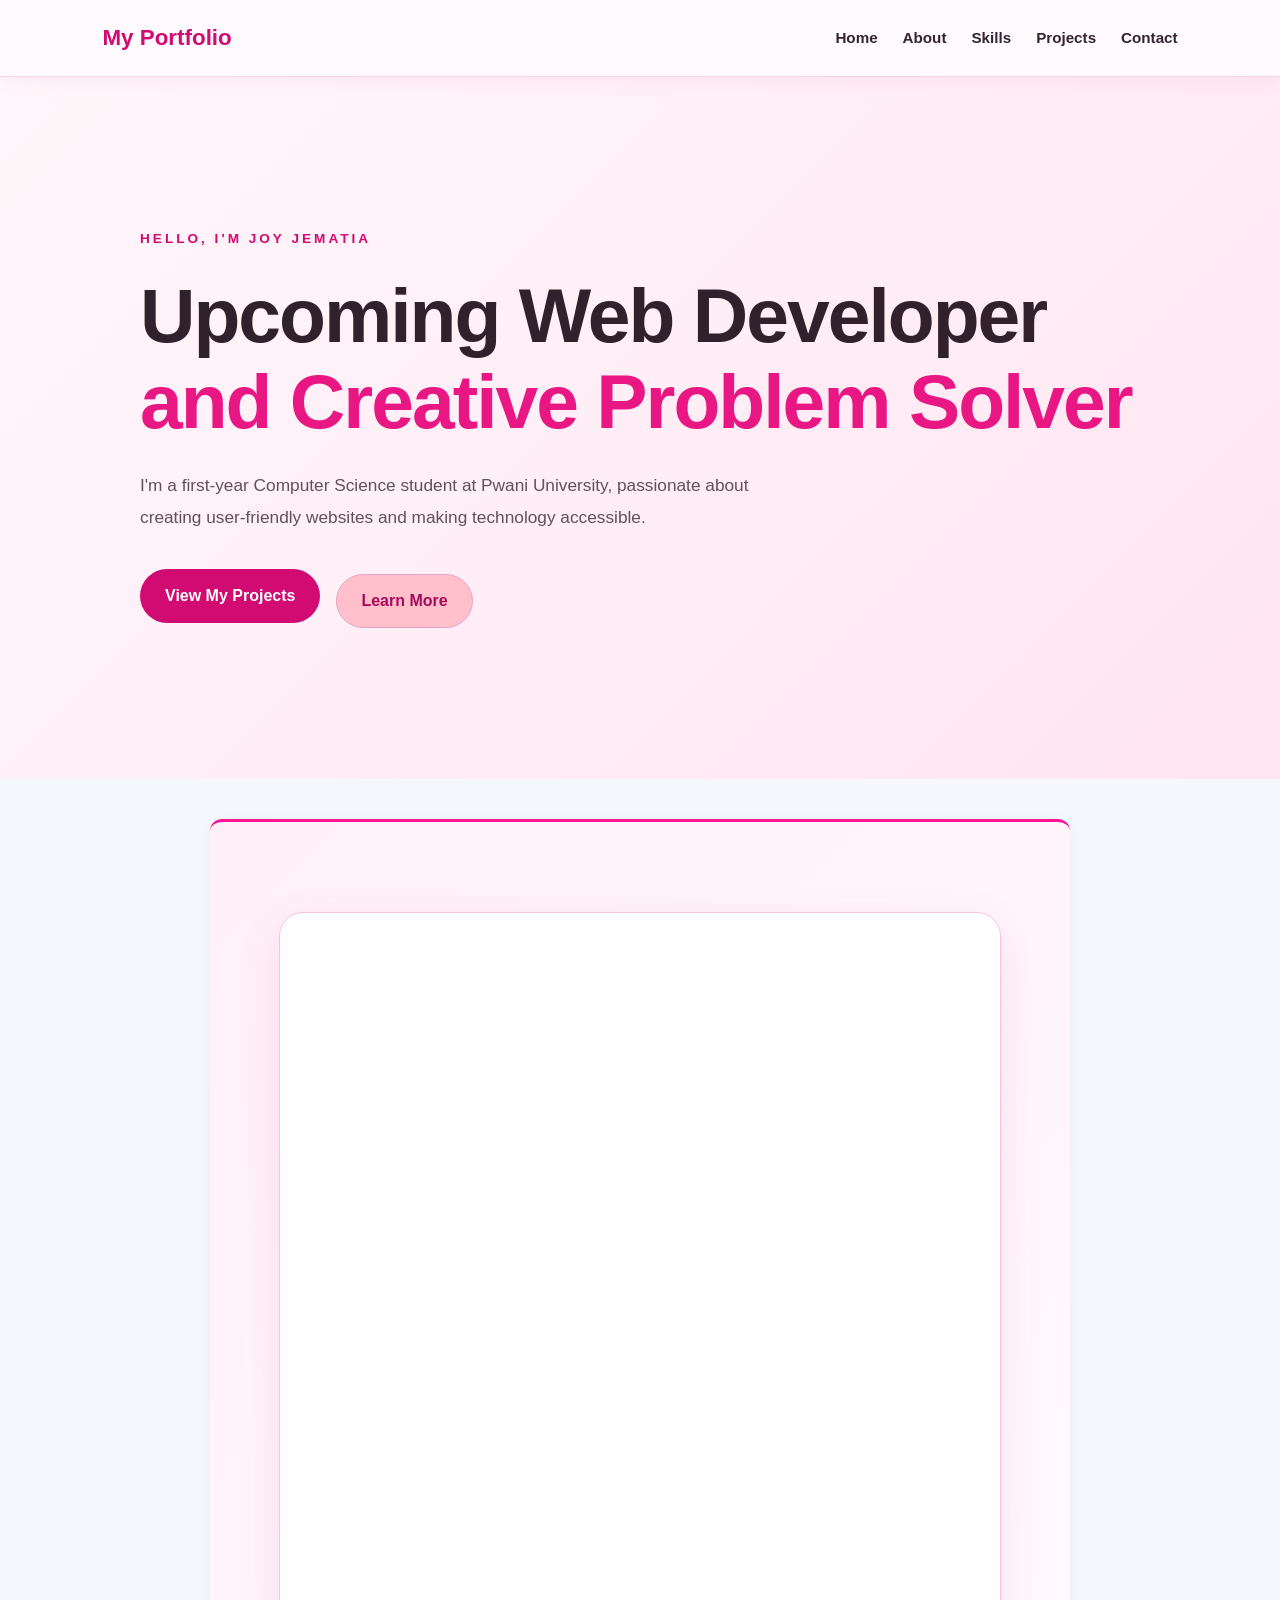
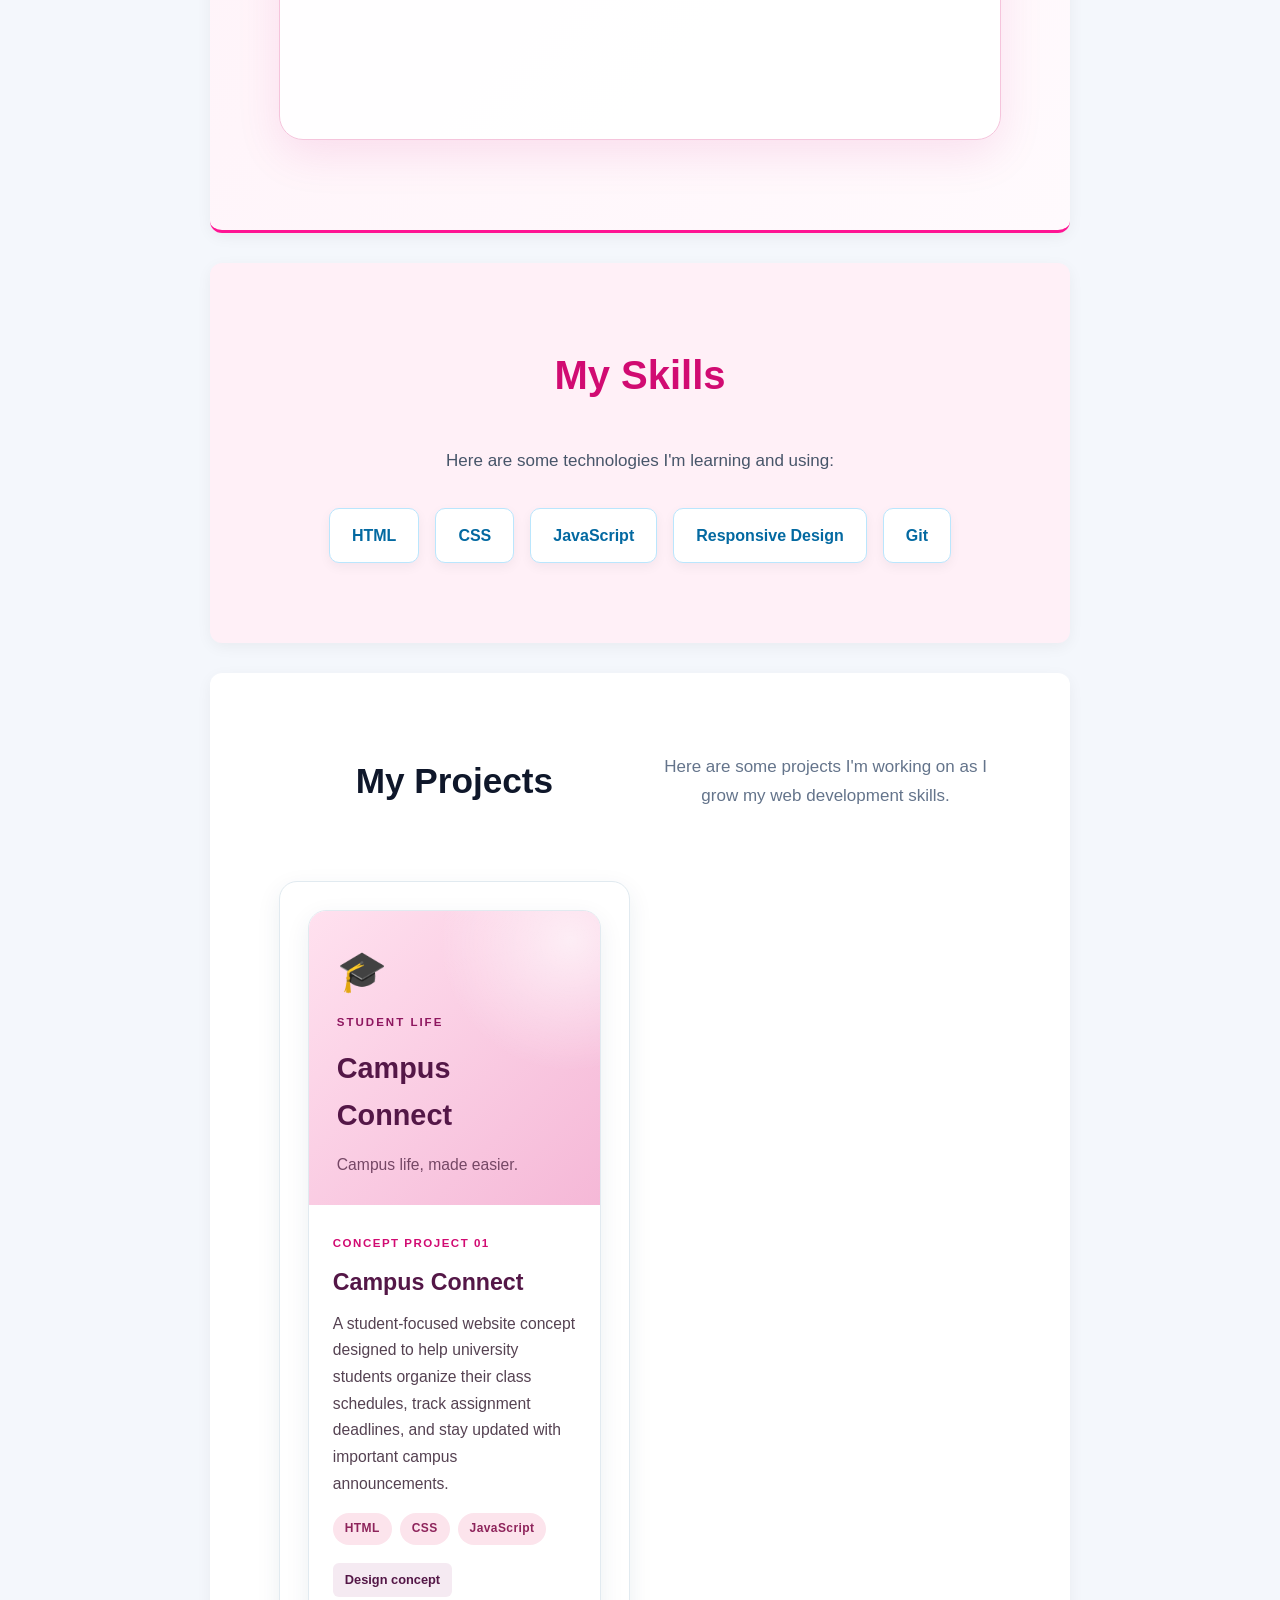
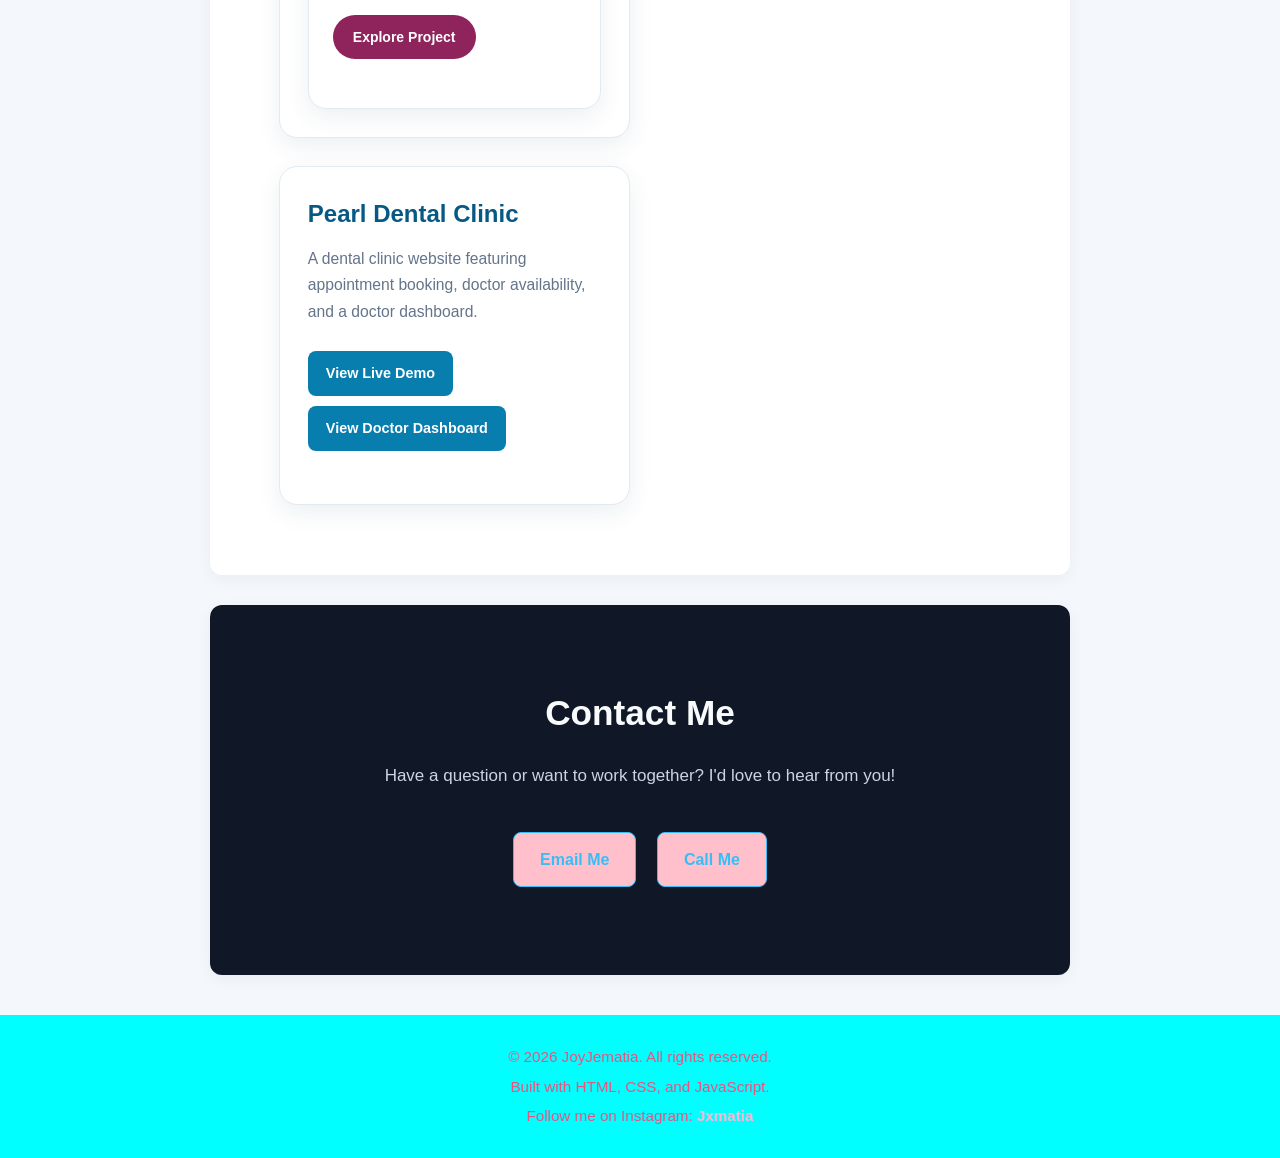
<file: my-portfolio/index.html>
<!DOCTYPE html>
<html lang="en">
<head>
    <meta charset="UTF-8">
    <meta name="viewport" content="width=device-width, initial-scale=1.0">
    <title>Joy Jematia</title>
    <link rel="stylesheet" href="style.css">
</head>
<body>
    
<nav class="navbar">
    <a href="#home" class="logo">My Portfolio</a>

<button
    class="menu-toggle"
    id="menu-toggle"
    type="button"
    aria-label="Open navigation menu"
    aria-expanded="false"
    aria-controls="nav-links"
>
    ☰
</button>

    <ul class="nav-links" id="nav-links">
        <li><a href="#home">Home</a></li>
        <li><a href="#about">About</a></li>
        <li><a href="#skills">Skills</a></li>
        <li><a href="#projects">Projects</a></li>
        <li><a href="#contact">Contact</a></li>
    </ul>
</nav>


   
<!-- Hero Section -->
<header class="hero" id="home">
    <div class="hero-content">

        <p class="hero-greeting">HELLO, I'M JOY JEMATIA</p>

        <h1>
            Upcoming Web Developer
            <span>and Creative Problem Solver</span>
        </h1>

        <p class="hero-subtitle">
            I'm a first-year Computer Science student at Pwani University,
            passionate about creating user-friendly websites
            and making technology accessible.
        </p>

        <div class="hero-buttons">
            <button type="button" class="hero-button" id="projects-button">
    View My Projects
</button>

            <a href="#about" class="project-link">
                Learn More
            </a>
        </div>

    </div>
</header>



    <main>
        
<section id="about" class="about-section">
    <div class="about-content">

       
<div class="about-cue-cards">

    <article class="about-cue-card card-one">
        <span class="cue-number">01 / INTRODUCTION</span>
        <h3>A Little About Me</h3>
        <p>
            Hello! I'm Joy, a student at Pwani University
            with a growing passion for web development
            and creative digital experiences.
        </p>
    </article>

    <article class="about-cue-card card-two">
        <span class="cue-number">02 / MY JOURNEY</span>
        <h3>Learning & Growing</h3>
        <p>
            I'm developing my skills in HTML, CSS, and
            JavaScript, one project at a time. Every
            challenge is an opportunity to learn something new.
        </p>
    </article>

    <article class="about-cue-card card-three">
        <span class="cue-number">03 / MY VISION</span>
        <h3>Creating With Purpose</h3>
        <p>
            I want to build beautiful, accessible, and
            user-friendly websites that turn ideas into
            meaningful digital experiences.
        </p>
    </article>

<script>
document.addEventListener("DOMContentLoaded", () => {
    const aboutSection = document.querySelector("#about");
    const cardStack = document.querySelector(".about-cue-cards");

    if (!aboutSection || !cardStack) return;

    const observer = new IntersectionObserver((entries) => {
        entries.forEach((entry) => {
            if (entry.isIntersecting) {
                cardStack.classList.remove("is-animating");

                // Restart the sequence cleanly
                void cardStack.offsetWidth;

                cardStack.classList.add("is-animating");
            } else {
                cardStack.classList.remove("is-animating");
            }
        });
    }, {
        threshold: 0.2
    });

    observer.observe(aboutSection);
});
</script>

</div>


    </div>
</section>

        
<section id="skills" class="skills-section">
    <h2>My Skills</h2>
    <p>Here are some technologies I'm learning and using:</p>

    <div class="skills-list">
        <span class="skill">HTML</span>
        <span class="skill">CSS</span>
        <span class="skill">JavaScript</span>
        <span class="skill">Responsive Design</span>
        <span class="skill">Git</span>
    </div>
</section>

        <section id="projects">
    <h2>My Projects</h2>
    <p>Here are some projects I'm working on as I grow my web development skills.</p>

    <div class="projects-grid">
        <div class="project-card">

            
<article class="project-card campus-card">

    <div class="project-visual campus-visual">
        <span class="project-icon">🎓</span>
        <span class="visual-label">STUDENT LIFE</span>

        <h3>Campus Connect</h3>

        <p>Campus life, made easier.</p>
    </div>

    <div class="project-info">

        <span class="project-type">CONCEPT PROJECT 01</span>

        <h3>Campus Connect</h3>

        <p>
            A student-focused website concept designed to help
            university students organize their class schedules,
            track assignment deadlines, and stay updated with
            important campus announcements.
        </p>

        <div class="project-tags">
            <span>HTML</span>
            <span>CSS</span>
            <span>JavaScript</span>
        </div>

        <span class="project-status">Design concept</span>
<a href="campus-connect.html" class="project-button">
    Explore Project
</a>
    </div>

</article>

        </div>

        
<!-- Pearl Dental Clinic Project -->
<div class="project-card">
    <h3>Pearl Dental Clinic</h3>

    <p>
        A dental clinic website featuring appointment booking,
        doctor availability, and a doctor dashboard.
    </p>

    <a href="./smilesmile_dental/index.html"
       target="_blank"
       rel="noopener noreferrer">
        View Live Demo
    </a>

    <a href="./smilesmile_dental/doctor_dashboard.html"
       target="_blank"
       rel="noopener noreferrer">
        View Doctor Dashboard
    </a>
</div>

    </div>
</section>

<section id="contact" class="contact-section">
    <h2>Contact Me</h2>
    <p>
        Have a question or want to work together?
        I'd love to hear from you!
    </p>

    <a href="mailto: joyjematia9706@gmail.com " class="project-link">
        Email Me
        
    </a>
     <a href="tel:+254180397500" class="project-link">
        Call Me
        
    </a>

</section>



        
    </main>
    


    <script src="script.js"></script>
    
<footer class="site-footer">
    <p>&copy; 2026 JoyJematia. All rights reserved.</p>
    <p>Built with HTML, CSS, and JavaScript.</p>
    
<p>
    Follow me on Instagram:
    <a href="https://www.instagram.com/JXMATIA/"
       target="_blank"
       rel="noopener noreferrer"
       class="instagram-link">
        Jxmatia
    </a>
</p>

</footer>

<button id="backToTop" aria-label="Back to top" title="Back to top">
    ↑
</button>

<script>
    const backToTop = document.getElementById("backToTop");

    window.addEventListener("scroll", () => {
        if (window.scrollY > 300) {
            backToTop.classList.add("show");
        } else {
            backToTop.classList.remove("show");
        }
    });

    backToTop.addEventListener("click", () => {
        window.scrollTo({
            top: 0,
            behavior: "smooth"
        });
    });
</script>

</body>
</html>
</file>
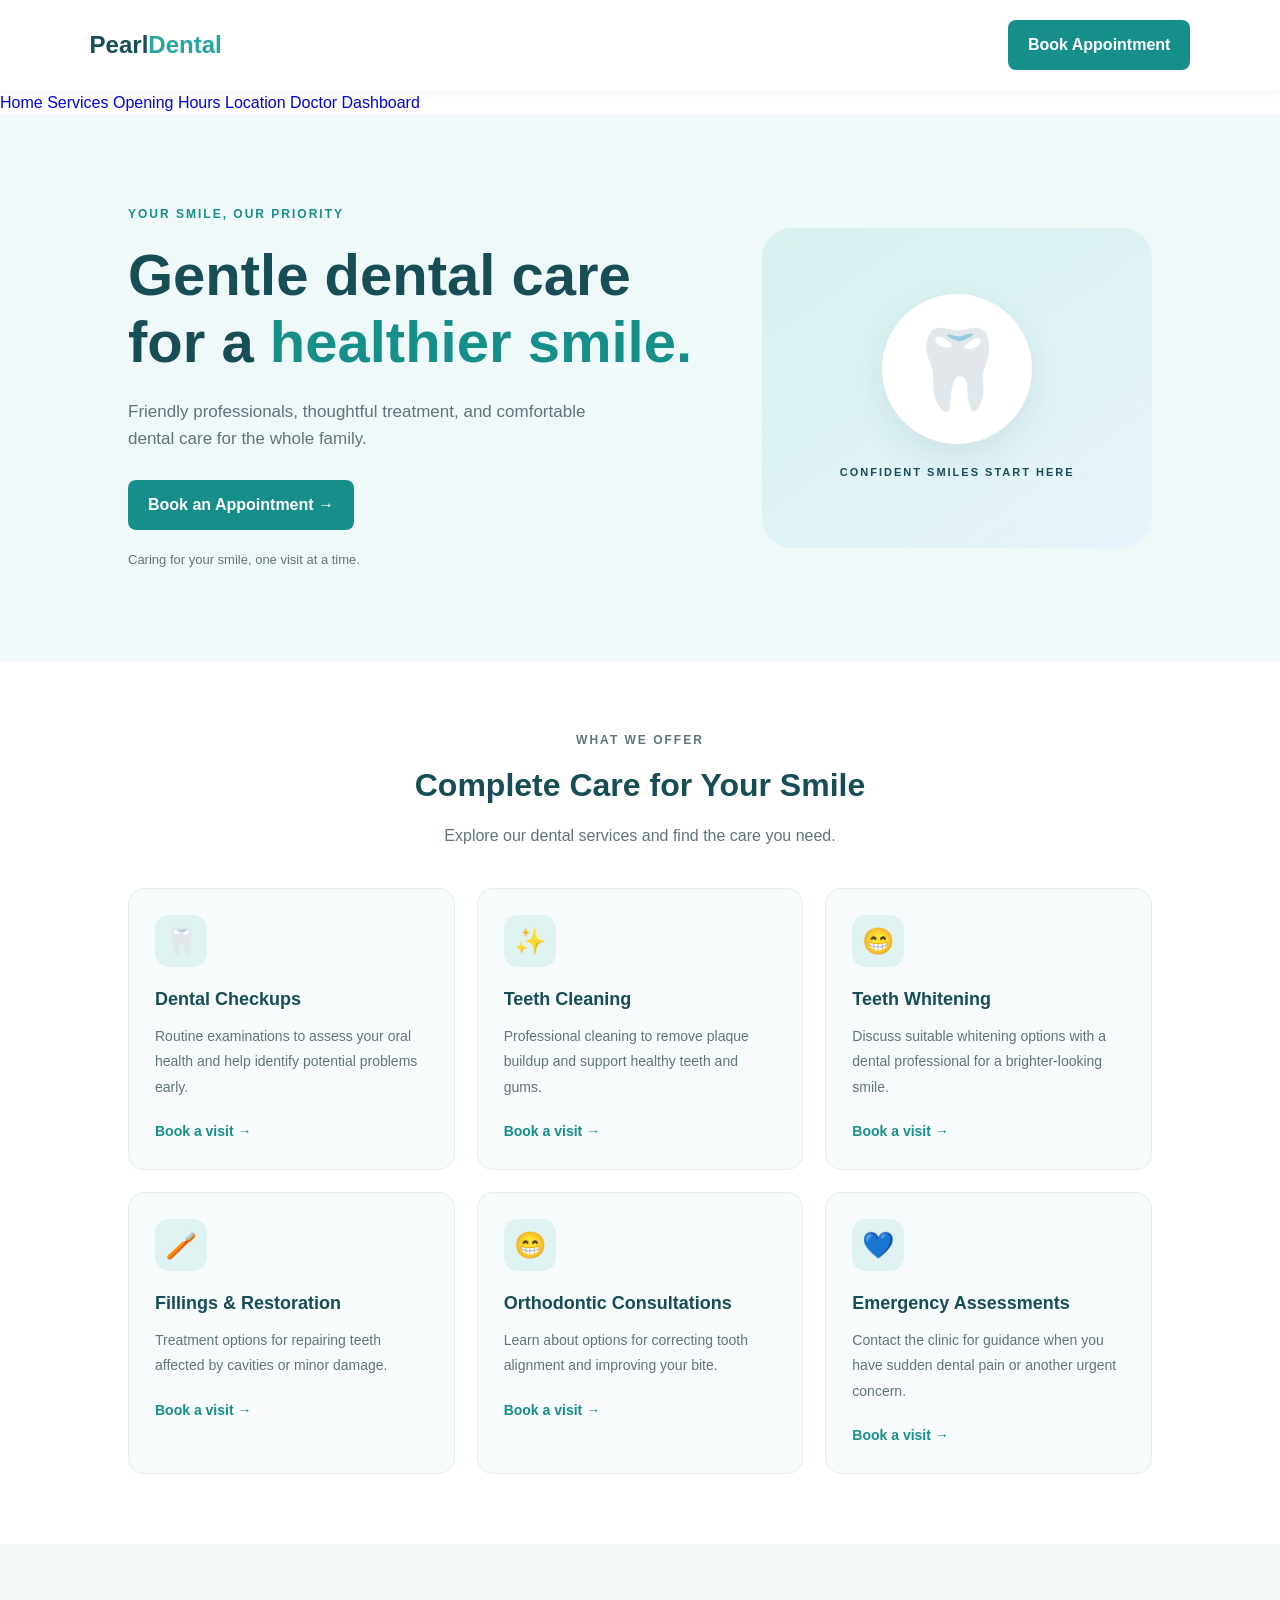
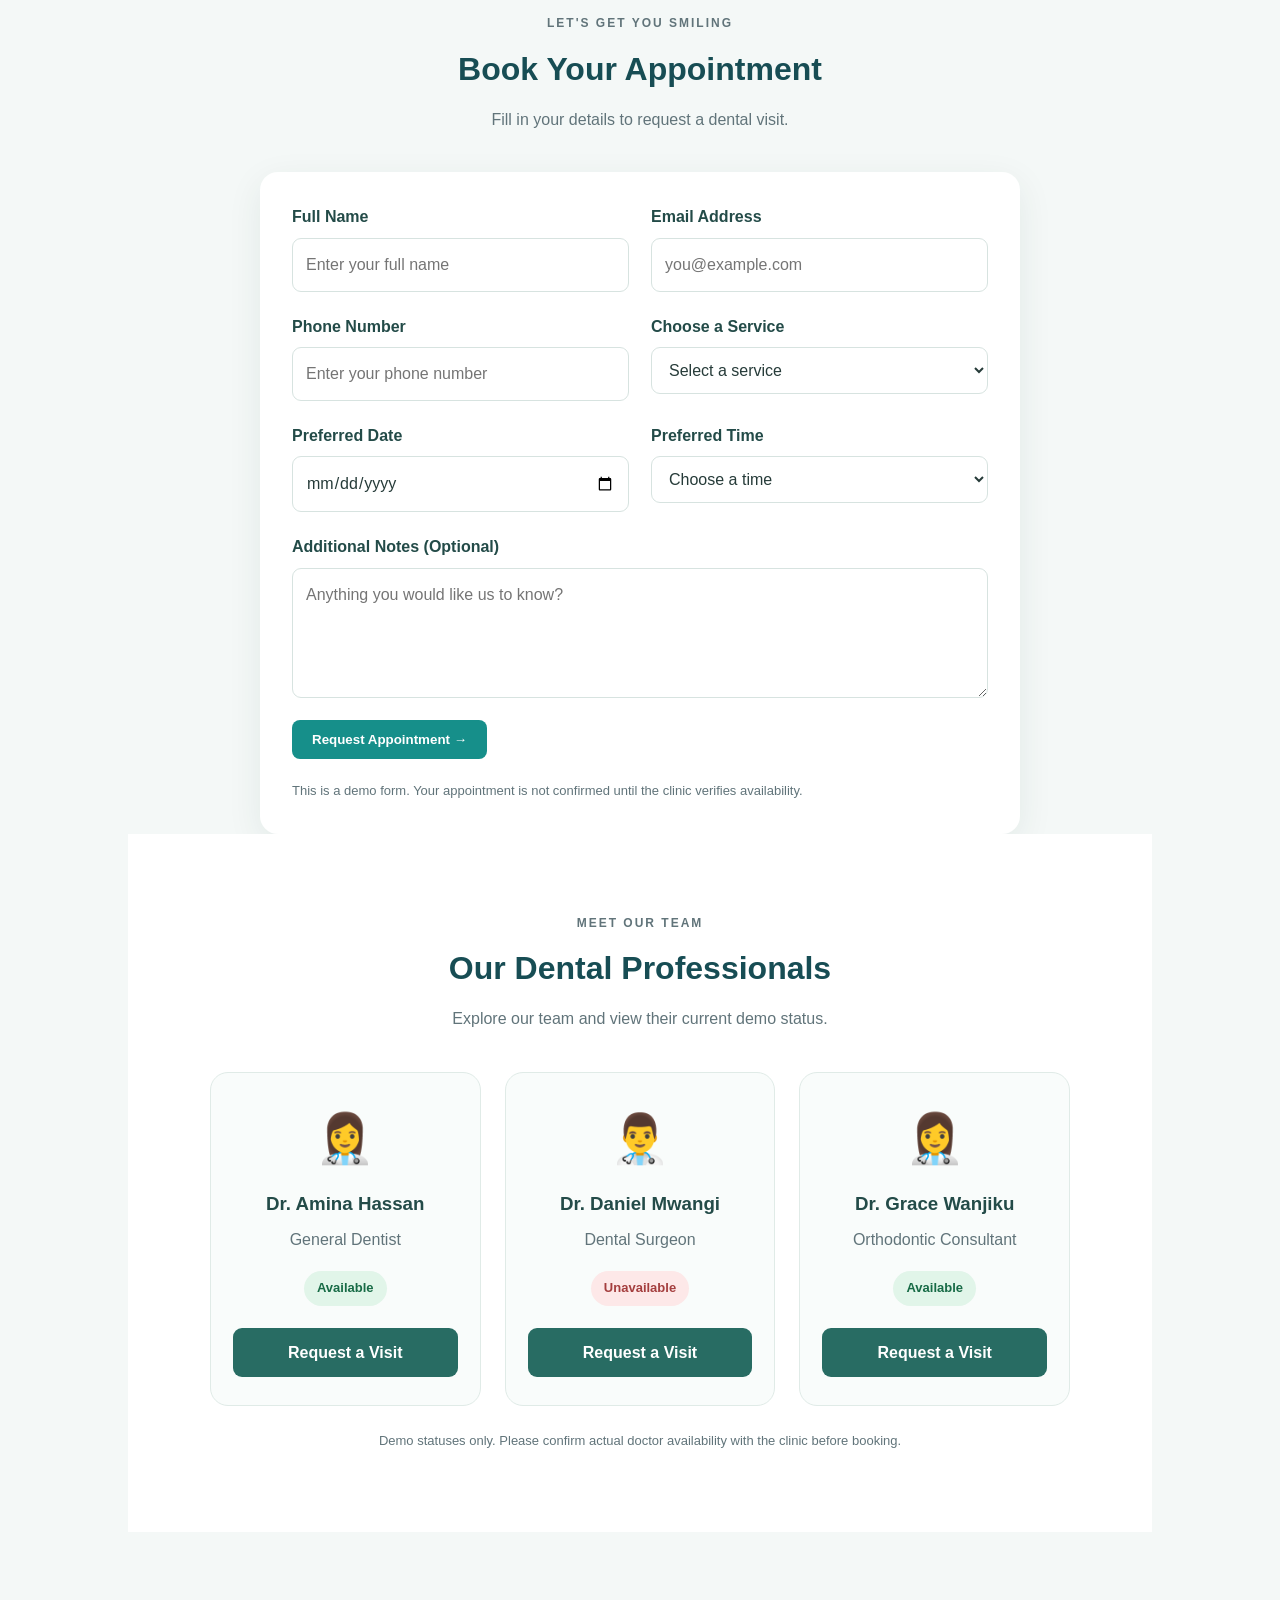
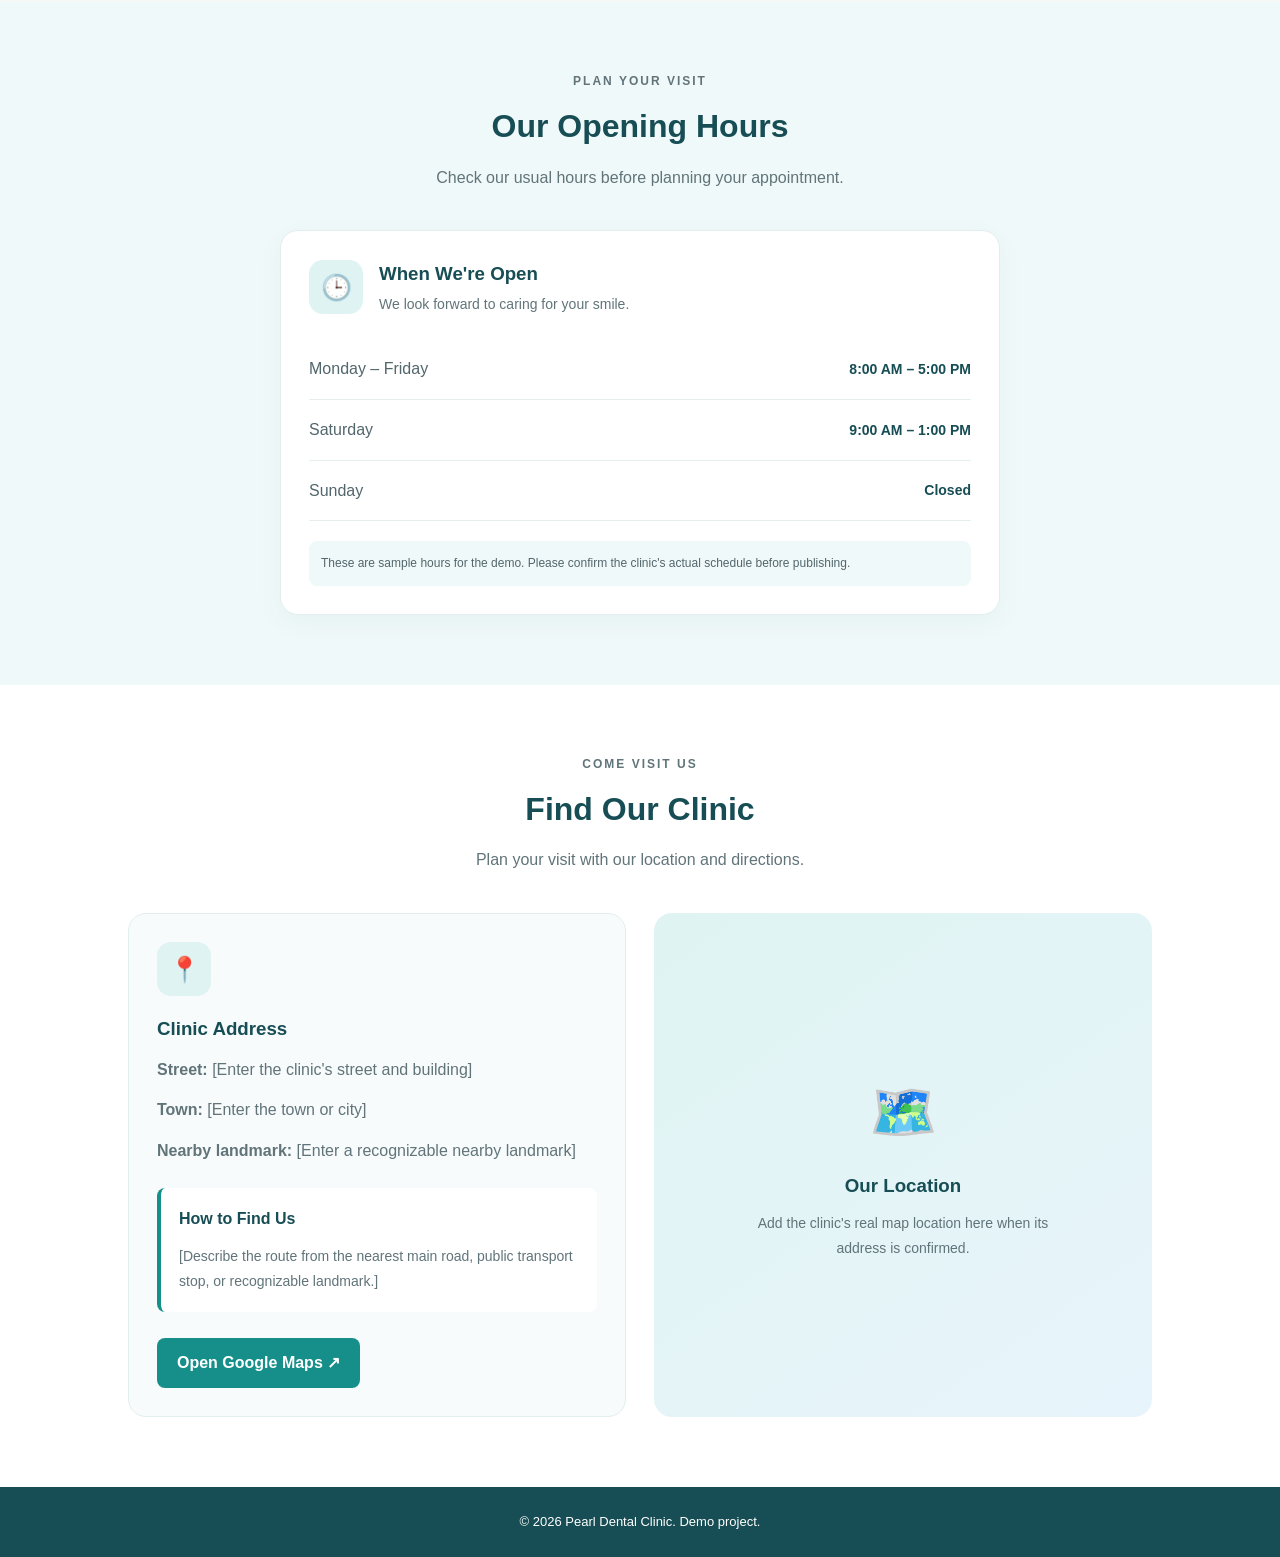
<file: my-portfolio/smilesmile_dental/index.html>
<!DOCTYPE html>
<html lang="en">
<head>
    <meta charset="UTF-8">
    <meta name="viewport" content="width=device-width, initial-scale=1.0">
    <title>Pearl Dental Clinic</title>
    <link rel="stylesheet" href="style.css">
</head>
<body>

    <header class="navbar">
        <a href="#" class="logo">Pearl<span>Dental</span></a>

       

        <a href="#appointment" class="nav-button">Book Appointment</a>
    </header>

    <main>
<nav>
    <a href="#home">Home</a>
    <a href="#services">Services</a>
    <a href="#hours">Opening Hours</a>
    <a href="#location">Location</a>
    <a href="doctor-dashboard.html">Doctor Dashboard</a>
</nav>

        <section class="hero" id="home">
            <div class="hero-content">
                <p class="eyebrow">YOUR SMILE, OUR PRIORITY</p>

                <h1>Gentle dental care for a <span>healthier smile.</span></h1>

                <p class="hero-description">
                    Friendly professionals, thoughtful treatment,
                    and comfortable dental care for the whole family.
                </p>

                <a href="#appointment" class="primary-button">
                    Book an Appointment →
                </a>

                <p class="hero-note">
                    Caring for your smile, one visit at a time.
                </p>
            </div>

            <div class="hero-visual">
                <div class="tooth-icon">🦷</div>
                <p>CONFIDENT SMILES START HERE</p>
            </div>
        </section>

        
<section id="services" class="services-section">
    <div class="section-heading">
        <p class="eyebrow">WHAT WE OFFER</p>
        <h2>Complete Care for Your Smile</h2>
        <p>Explore our dental services and find the care you need.</p>
    </div>

    <div class="services-grid">

        <article class="service-card">
            <div class="service-icon">🦷</div>
            <h3>Dental Checkups</h3>
            <p>
                Routine examinations to assess your oral health
                and help identify potential problems early.
            </p>
            <a href="#appointment">Book a visit →</a>
        </article>

        <article class="service-card">
            <div class="service-icon">✨</div>
            <h3>Teeth Cleaning</h3>
            <p>
                Professional cleaning to remove plaque buildup
                and support healthy teeth and gums.
            </p>
            <a href="#appointment">Book a visit →</a>
        </article>

        <article class="service-card">
            <div class="service-icon">😁</div>
            <h3>Teeth Whitening</h3>
            <p>
                Discuss suitable whitening options with a dental
                professional for a brighter-looking smile.
            </p>
            <a href="#appointment">Book a visit →</a>
        </article>

        <article class="service-card">
            <div class="service-icon">🪥</div>
            <h3>Fillings & Restoration</h3>
            <p>
                Treatment options for repairing teeth affected
                by cavities or minor damage.
            </p>
            <a href="#appointment">Book a visit →</a>
        </article>

        <article class="service-card">
            <div class="service-icon">😁</div>
            <h3>Orthodontic Consultations</h3>
            <p>
                Learn about options for correcting tooth alignment
                and improving your bite.
            </p>
            <a href="#appointment">Book a visit →</a>
        </article>

        <article class="service-card">
            <div class="service-icon">💙</div>
            <h3>Emergency Assessments</h3>
            <p>
                Contact the clinic for guidance when you have
                sudden dental pain or another urgent concern.
            </p>
            <a href="#appointment">Book a visit →</a>
        </article>

    </div>
</section>


        
<section id="appointment" class="appointment-section">
    <div class="section-heading">
        <p class="eyebrow">LET'S GET YOU SMILING</p>
        <h2>Book Your Appointment</h2>
        <p>Fill in your details to request a dental visit.</p>
    </div>

    <form class="appointment-form" id="appointment-form">
        <div class="form-group">
            <label for="patient-name">Full Name</label>
            <input
                type="text"
                id="patient-name"
                name="patient-name"
                placeholder="Enter your full name"
                required
            >
        </div>

        <div class="form-group">
            <label for="patient-email">Email Address</label>
            <input
                type="email"
                id="patient-email"
                name="patient-email"
                placeholder="you@example.com"
                required
            >
        </div>

        <div class="form-group">
            <label for="patient-phone">Phone Number</label>
            <input
                type="tel"
                id="patient-phone"
                name="patient-phone"
                placeholder="Enter your phone number"
                required
            >
        </div>

        <div class="form-group">
            <label for="dental-service">Choose a Service</label>
            <select id="dental-service" name="dental-service" required>
                <option value="">Select a service</option>
                <option value="checkup">Dental Checkup</option>
                <option value="cleaning">Teeth Cleaning</option>
                <option value="whitening">Teeth Whitening</option>
                <option value="restoration">Fillings & Restoration</option>
                <option value="orthodontics">Orthodontic Consultation</option>
                <option value="emergency">Emergency Assessment</option>
            </select>
        </div>

        <div class="form-group">
            <label for="appointment-date">Preferred Date</label>
            <input
                type="date"
                id="appointment-date"
                name="appointment-date"
                required
            >
        </div>

        <div class="form-group">
            <label for="appointment-time">Preferred Time</label>
            <select id="appointment-time" name="appointment-time" required>
                <option value="">Choose a time</option>
                <option value="09:00">9:00 AM</option>
                <option value="10:00">10:00 AM</option>
                <option value="11:00">11:00 AM</option>
                <option value="12:00">12:00 PM</option>
                <option value="14:00">2:00 PM</option>
                <option value="15:00">3:00 PM</option>
            </select>
        </div>

        <div class="form-group full-width">
            <label for="appointment-notes">Additional Notes (Optional)</label>
            <textarea
                id="appointment-notes"
                name="appointment-notes"
                rows="4"
                placeholder="Anything you would like us to know?"
            ></textarea>
        </div>

        <button type="submit" class="primary-button">
            Request Appointment →
        </button>

        <p class="form-note">
            This is a demo form. Your appointment is not confirmed until
            the clinic verifies availability.
        </p>
    </form>
    
<section id="doctors" class="doctors-section">
    <div class="section-heading">
        <p class="eyebrow">MEET OUR TEAM</p>
        <h2>Our Dental Professionals</h2>
        <p>Explore our team and view their current demo status.</p>
    </div>

    <div class="doctors-grid">
        <article class="doctor-card">
            <div class="doctor-avatar">👩‍⚕️</div>
            <h3>Dr. Amina Hassan</h3>
            <p class="doctor-specialty">General Dentist</p>
            
<button
    type="button"
    id="amina-status"
    class="availability available"
>
    Available
</button>

            <a href="#appointment" class="doctor-button">
                Request a Visit
            </a>
        </article>

        <article class="doctor-card">
            <div class="doctor-avatar">👨‍⚕️</div>
            <h3>Dr. Daniel Mwangi</h3>
            <p class="doctor-specialty">Dental Surgeon</p>
          
<button
    type="button"
    id="daniel-status"
    class="availability unavailable"
>
    Unavailable
</button>

            <a href="#appointment" class="doctor-button">
                Request a Visit
            </a>
        </article>

        <article class="doctor-card">
            <div class="doctor-avatar">👩‍⚕️</div>
            <h3>Dr. Grace Wanjiku</h3>
            <p class="doctor-specialty">Orthodontic Consultant</p>
           <button type="button"
    class="availability available"
    onclick="toggleAvailability(this)">
    Available
</button>
            <a href="#appointment" class="doctor-button">
                Request a Visit
            </a>
        </article>
    </div>

    <p class="availability-note">
        Demo statuses only. Please confirm actual doctor availability
        with the clinic before booking.
    </p>
</section>

</section>


        
<section id="hours" class="hours-section">
    <div class="section-heading">
        <p class="eyebrow">PLAN YOUR VISIT</p>
        <h2>Our Opening Hours</h2>
        <p>Check our usual hours before planning your appointment.</p>
    </div>

    <div class="hours-card">
        <div class="hours-intro">
            <span class="hours-icon">🕒</span>
            <div>
                <h3>When We're Open</h3>
                <p>We look forward to caring for your smile.</p>
            </div>
        </div>

        <div class="hours-row">
            <span>Monday – Friday</span>
            <strong>8:00 AM – 5:00 PM</strong>
        </div>

        <div class="hours-row">
            <span>Saturday</span>
            <strong>9:00 AM – 1:00 PM</strong>
        </div>

        <div class="hours-row">
            <span>Sunday</span>
            <strong>Closed</strong>
        </div>

        <div class="hours-note">
            These are sample hours for the demo. Please confirm
            the clinic's actual schedule before publishing.
        </div>
    </div>
</section>


       
<section id="location" class="location-section">
    <div class="section-heading">
        <p class="eyebrow">COME VISIT US</p>
        <h2>Find Our Clinic</h2>
        <p>Plan your visit with our location and directions.</p>
    </div>

    <div class="location-layout">

        <div class="location-card">
            <div class="location-icon">📍</div>
            <h3>Clinic Address</h3>
            <p>
                <strong>Street:</strong>
                [Enter the clinic's street and building]
            </p>
            <p>
                <strong>Town:</strong>
                [Enter the town or city]
            </p>
            <p>
                <strong>Nearby landmark:</strong>
                [Enter a recognizable nearby landmark]
            </p>

            <div class="directions-box">
                <h4>How to Find Us</h4>
                <p>
                    [Describe the route from the nearest main road,
                    public transport stop, or recognizable landmark.]
                </p>
            </div>

            <a
                class="primary-button map-button"
                href="https://www.google.com/maps"
                target="_blank"
                rel="noopener noreferrer"
            >
                Open Google Maps ↗
            </a>
        </div>

        <div class="map-placeholder">
            <span>🗺️</span>
            <h3>Our Location</h3>
            <p>
                Add the clinic's real map location here
                when its address is confirmed.
            </p>
        </div>

    </div>
</section>

    </main>

    <footer>
        <p>© 2026 Pearl Dental Clinic. Demo project.</p>
    </footer>

    <script src="script.js"></script>
</file>
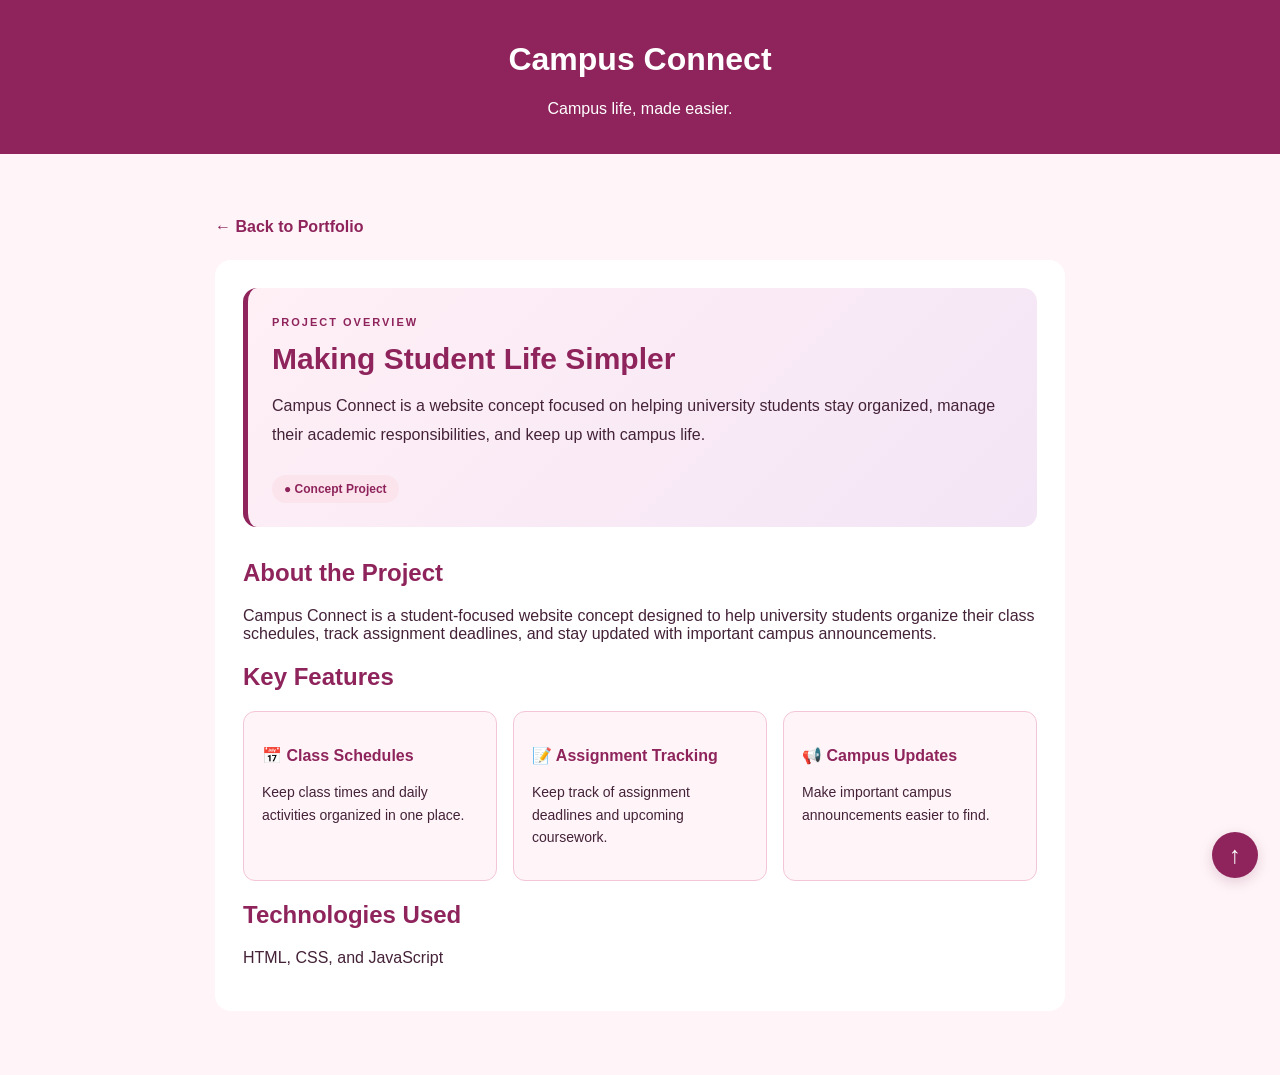
<file: campus-connect.html>
<!DOCTYPE html>
<html lang="en">
<head>
    <meta charset="UTF-8">
    <meta name="viewport" content="width=device-width, initial-scale=1.0">
    <title>Campus Connect | Project Details</title>
    <style>
        body {
            margin: 0;
            font-family: Arial, sans-serif;
            background: #fff5f8;
            color: #442238;
        }

        header {
            background: #8e245b;
            color: white;
            padding: 20px;
            text-align: center;
        }

        main {
            max-width: 850px;
            margin: 40px auto;
            padding: 24px;
        }

        .back-link {
            color: #8e245b;
            text-decoration: none;
            font-weight: bold;
        }

        .intro {
            background: white;
            padding: 28px;
            border-radius: 16px;
            margin-top: 24px;
        }

        h2 {
            color: #8e245b;
        }
        
.features {
    display: grid;
    grid-template-columns: repeat(3, minmax(0, 1fr));
    gap: 16px;
    margin-top: 20px;
}

.feature-card {
    background: #fff5f8;
    border: 1px solid #f3c5d8;
    border-radius: 12px;
    padding: 18px;
    transition: transform 0.3s ease,
                box-shadow 0.3s ease;
}

.feature-card h3 {
    color: #8e245b;
    font-size: 16px;
}

.feature-card p {
    line-height: 1.6;
    font-size: 14px;
}

.feature-card:hover {
    transform: translateY(-4px);
    box-shadow: 0 8px 20px rgba(120, 35, 85, 0.12);
}

@media (max-width: 600px) {
    .features {
        grid-template-columns: 1fr;
    }
}

.project-overview {
    margin-bottom: 32px;
    padding: 24px;
    border-radius: 14px;
    background: linear-gradient(135deg, #fff0f6, #f3e5f5);
    border-left: 5px solid #8e245b;
}

.overview-label {
    color: #8e245b;
    font-size: 11px;
    font-weight: 700;
    letter-spacing: 2px;
}

.project-overview h2 {
    margin: 12px 0;
    font-size: clamp(22px, 4vw, 30px);
}

.project-overview p {
    line-height: 1.8;
}

.overview-status {
    display: inline-block;
    margin-top: 10px;
    padding: 7px 12px;
    border-radius: 20px;
    background: #fce4ec;
    color: #8e245b;
    font-size: 12px;
    font-weight: 600;
}

#backToTop {
    position: fixed;
    right: 22px;
    bottom: 22px;
    width: 46px;
    height: 46px;
    border: none;
    border-radius: 50%;
    background: #8e245b;
    color: white;
    font-size: 24px;
    cursor: pointer;
    box-shadow: 0 4px 14px rgba(120, 35, 85, 0.2);
    transition: background 0.3s ease,
                transform 0.3s ease;
}

#backToTop:hover {
    background: #b83280;
    transform: translateY(-3px);
}

    </style>
</head>
<body>

    <header>
        <h1>Campus Connect</h1>
        <p>Campus life, made easier.</p>
    </header>

    <main>
        <a href="index.html" class="back-link">
            &larr; Back to Portfolio
        </a>

        <section class="intro">
            
<div class="project-overview">
    <span class="overview-label">PROJECT OVERVIEW</span>
    <h2>Making Student Life Simpler</h2>
    <p>
        Campus Connect is a website concept focused on helping
        university students stay organized, manage their academic
        responsibilities, and keep up with campus life.
    </p>
    <span class="overview-status">● Concept Project</span>
</div>

            <h2>About the Project</h2>
            <p>
                Campus Connect is a student-focused website concept
                designed to help university students organize their
                class schedules, track assignment deadlines, and
                stay updated with important campus announcements.
            </p>

<h2>Key Features</h2>

<div class="features">
    <article class="feature-card">
        <h3>📅 Class Schedules</h3>
        <p>Keep class times and daily activities organized in one place.</p>
    </article>

    <article class="feature-card">
        <h3>📝 Assignment Tracking</h3>
        <p>Keep track of assignment deadlines and upcoming coursework.</p>
    </article>

    <article class="feature-card">
        <h3>📢 Campus Updates</h3>
        <p>Make important campus announcements easier to find.</p>
    </article>
</div>

            <h2>Technologies Used</h2>
            <p>HTML, CSS, and JavaScript</p>
        </section>
    </main>

<button id="backToTop" aria-label="Back to top" title="Back to top">
    ↑
</button>

<script>
    const backToTop = document.getElementById("backToTop");

    backToTop.addEventListener("click", () => {
        window.scrollTo({
            top: 0,
            behavior: "smooth"
        });
    });
</script>

</body>
</html>
</file>
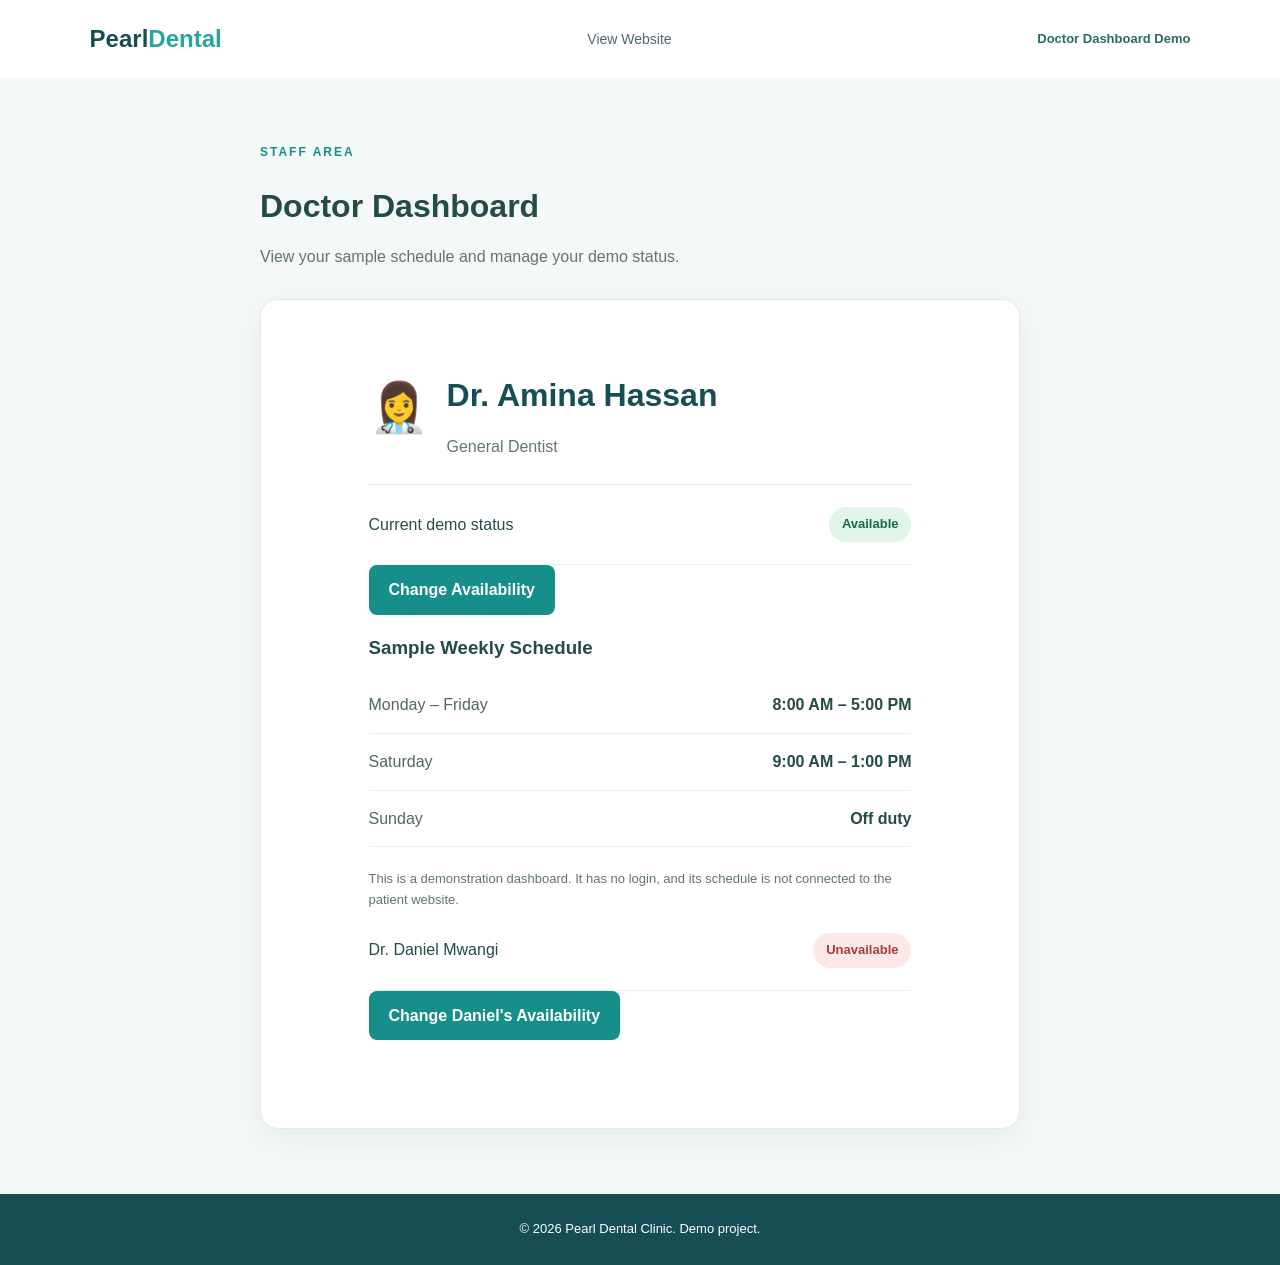
<file: doctor_dashboard.html>
<!DOCTYPE html>
<html lang="en">
<head>
    <meta charset="UTF-8">
    <meta name="viewport" content="width=device-width, initial-scale=1.0">
    <title>Doctor Dashboard | Pearl Dental Clinic</title>
    <link rel="stylesheet" href="style.css">
</head>
<body>

    <header class="navbar">
        <a href="index.html" class="logo">
            Pearl<span>Dental</span>
        </a>

        <nav>
            <a href="index.html">View Website</a>
        </nav>

        <span class="dashboard-label">Doctor Dashboard Demo</span>
    </header>

    <main class="dashboard-section">
        <div class="dashboard-heading">
            <p class="eyebrow">STAFF AREA</p>
            <h1>Doctor Dashboard</h1>
            <p>View your sample schedule and manage your demo status.</p>
        </div>

        <section class="dashboard-card">
            <div class="dashboard-profile">
                <div class="doctor-avatar">👩‍⚕️</div>
                <div>
                    <h2>Dr. Amina Hassan</h2>
                    <p>General Dentist</p>
                </div>
            </div>

            
<div class="dashboard-status">
    <span>Current demo status</span>

    <button
        type="button"
        id="doctor-status"
        class="availability available"
    >
        Available
    </button>
</div>

<button
    type="button"
    id="toggle-doctor-status"
    class="primary-button"
>
    Change Availability
</button>


            <div class="dashboard-schedule">
                <h3>Sample Weekly Schedule</h3>

                <div class="schedule-row">
                    <span>Monday – Friday</span>
                    <strong>8:00 AM – 5:00 PM</strong>
                </div>

                <div class="schedule-row">
                    <span>Saturday</span>
                    <strong>9:00 AM – 1:00 PM</strong>
                </div>

                <div class="schedule-row">
                    <span>Sunday</span>
                    <strong>Off duty</strong>
                </div>
            </div>

            <p class="form-note">
                This is a demonstration dashboard. It has no login,
                and its schedule is not connected to the patient website.
            </p>
            
<div class="dashboard-status">
    <span>Dr. Daniel Mwangi</span>

    <button
        type="button"
        id="daniel-status"
        class="availability unavailable"
    >
        Unavailable
    </button>
</div>

<button
    type="button"
    id="toggle-daniel-status"
    class="primary-button"
>
    Change Daniel's Availability
</button>

        </section>
    </main>

    <footer>
        <p>© 2026 Pearl Dental Clinic. Demo project.</p>
    </footer>

</body>

<script>
    
const statusButton = document.getElementById("doctor-status");
const toggleButton = document.getElementById("toggle-doctor-status");

function displayStatus(isAvailable) {
    statusButton.classList.toggle("available", isAvailable);
    statusButton.classList.toggle("unavailable", !isAvailable);
    statusButton.textContent = isAvailable ? "Available" : "Unavailable";
}

const savedStatus = localStorage.getItem("pearlDoctorAvailable");

displayStatus(savedStatus !== "false");

toggleButton.addEventListener("click", function () {
    const isAvailable = statusButton.classList.contains("available");
    const newStatus = !isAvailable;

    localStorage.setItem("pearlDoctorAvailable", newStatus);
    displayStatus(newStatus);
});

</script>

<script>
    const statusButton = document.getElementById("doctor-status");
    const toggleButton = document.getElementById("toggle-doctor-status");

    function displayStatus(isAvailable) {
        statusButton.classList.toggle("available", isAvailable);
        statusButton.classList.toggle("unavailable", !isAvailable);
        statusButton.textContent = isAvailable ? "Available" : "Unavailable";
    }

    const savedStatus = localStorage.getItem("pearlDoctorAvailable");
    displayStatus(savedStatus !== "false");

    toggleButton.addEventListener("click", function () {
        const isAvailable = statusButton.classList.contains("available");
        const newStatus = !isAvailable;

        localStorage.setItem("pearlDoctorAvailable", newStatus);
        displayStatus(newStatus);
    });
</script>
</body>
</html>
</file>
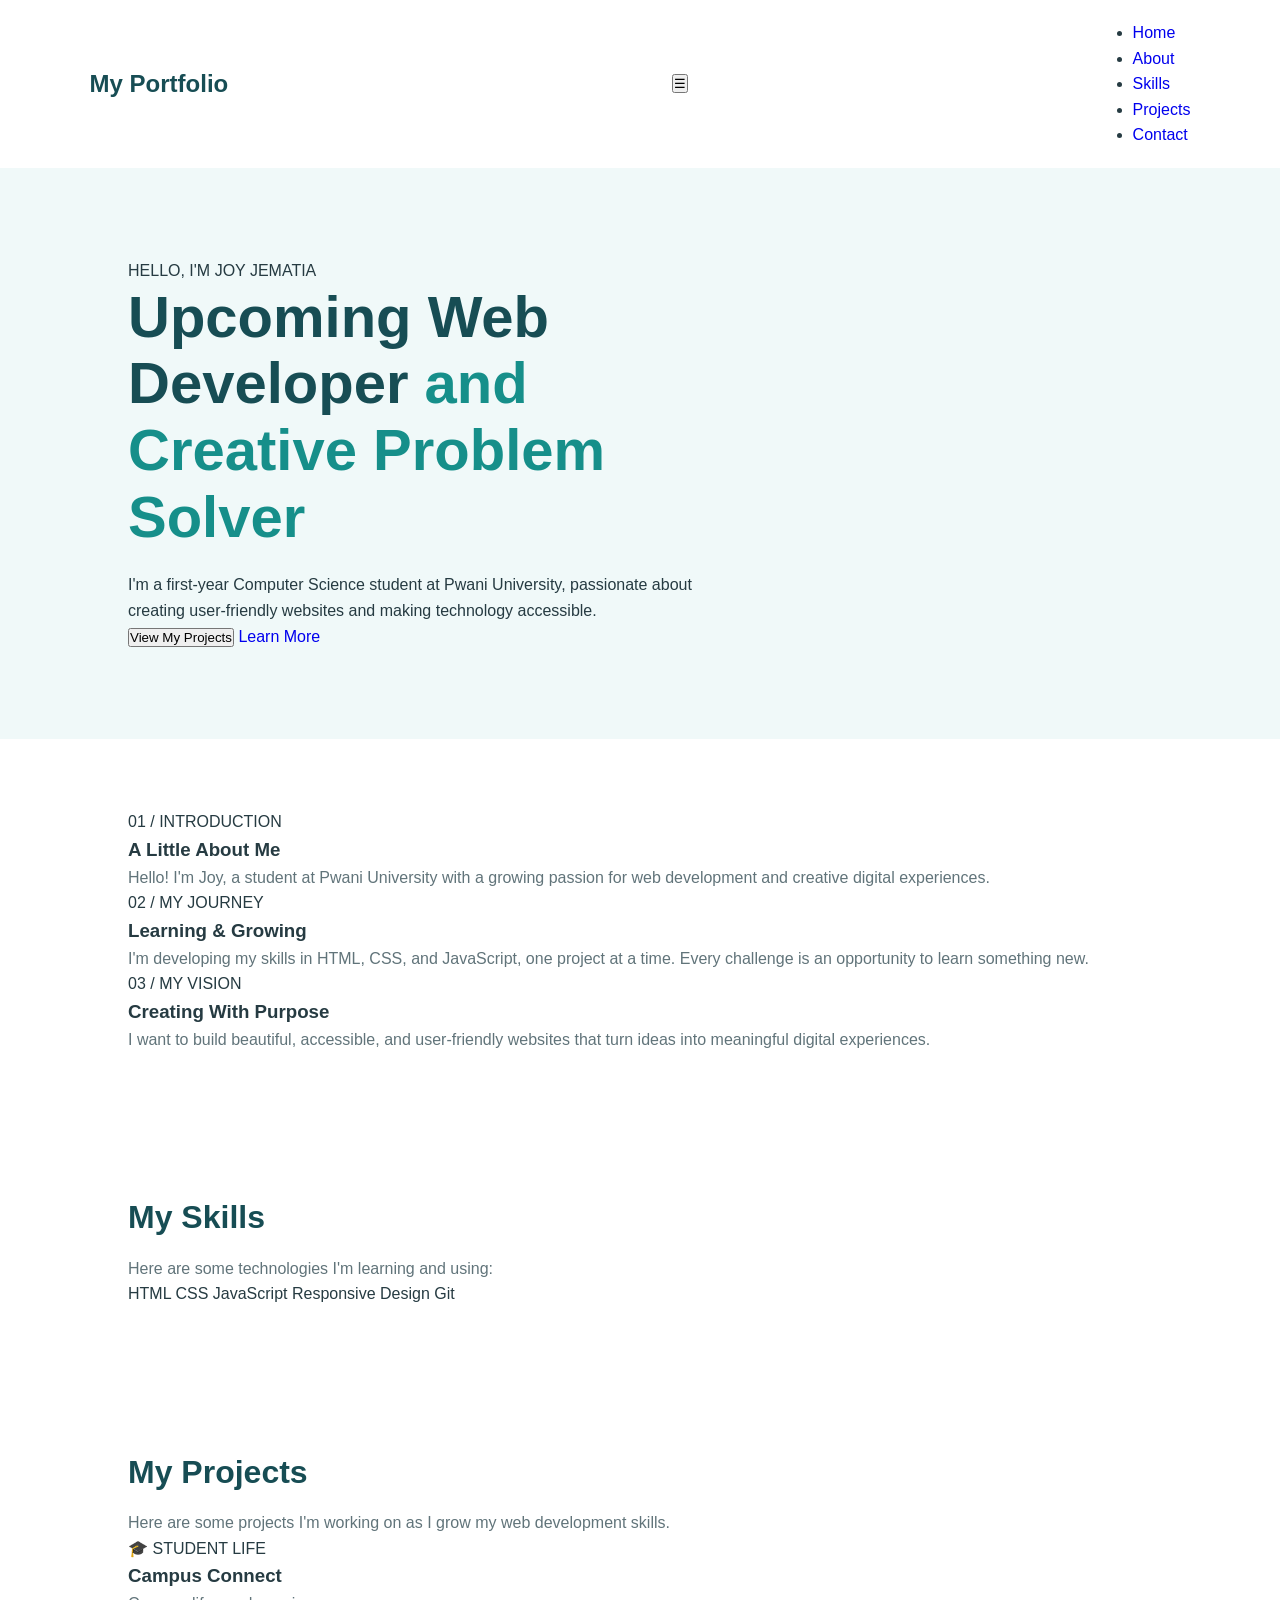
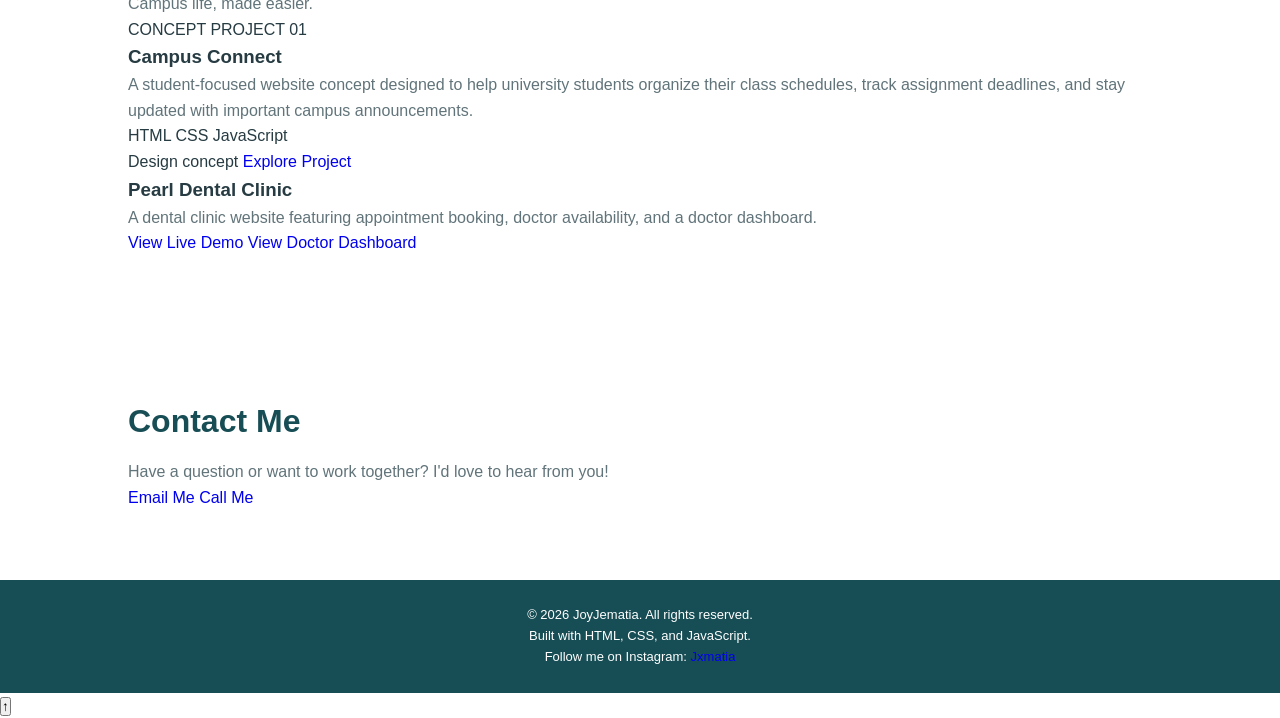
<file: indexx.html>
<!DOCTYPE html>
<html lang="en">
<head>
    <meta charset="UTF-8">
    <meta name="viewport" content="width=device-width, initial-scale=1.0">
    <title>Joy Jematia</title>
    <link rel="stylesheet" href="style.css">
</head>
<body>
    
<nav class="navbar">
    <a href="#home" class="logo">My Portfolio</a>

<button
    class="menu-toggle"
    id="menu-toggle"
    type="button"
    aria-label="Open navigation menu"
    aria-expanded="false"
    aria-controls="nav-links"
>
    ☰
</button>

    <ul class="nav-links" id="nav-links">
        <li><a href="#home">Home</a></li>
        <li><a href="#about">About</a></li>
        <li><a href="#skills">Skills</a></li>
        <li><a href="#projects">Projects</a></li>
        <li><a href="#contact">Contact</a></li>
    </ul>
</nav>


   
<!-- Hero Section -->
<header class="hero" id="home">
    <div class="hero-content">

        <p class="hero-greeting">HELLO, I'M JOY JEMATIA</p>

        <h1>
            Upcoming Web Developer
            <span>and Creative Problem Solver</span>
        </h1>

        <p class="hero-subtitle">
            I'm a first-year Computer Science student at Pwani University,
            passionate about creating user-friendly websites
            and making technology accessible.
        </p>

        <div class="hero-buttons">
            <button type="button" class="hero-button" id="projects-button">
    View My Projects
</button>

            <a href="#about" class="project-link">
                Learn More
            </a>
        </div>

    </div>
</header>



    <main>
        
<section id="about" class="about-section">
    <div class="about-content">

       
<div class="about-cue-cards">

    <article class="about-cue-card card-one">
        <span class="cue-number">01 / INTRODUCTION</span>
        <h3>A Little About Me</h3>
        <p>
            Hello! I'm Joy, a student at Pwani University
            with a growing passion for web development
            and creative digital experiences.
        </p>
    </article>

    <article class="about-cue-card card-two">
        <span class="cue-number">02 / MY JOURNEY</span>
        <h3>Learning & Growing</h3>
        <p>
            I'm developing my skills in HTML, CSS, and
            JavaScript, one project at a time. Every
            challenge is an opportunity to learn something new.
        </p>
    </article>

    <article class="about-cue-card card-three">
        <span class="cue-number">03 / MY VISION</span>
        <h3>Creating With Purpose</h3>
        <p>
            I want to build beautiful, accessible, and
            user-friendly websites that turn ideas into
            meaningful digital experiences.
        </p>
    </article>

<script>
document.addEventListener("DOMContentLoaded", () => {
    const aboutSection = document.querySelector("#about");
    const cardStack = document.querySelector(".about-cue-cards");

    if (!aboutSection || !cardStack) return;

    const observer = new IntersectionObserver((entries) => {
        entries.forEach((entry) => {
            if (entry.isIntersecting) {
                cardStack.classList.remove("is-animating");

                // Restart the sequence cleanly
                void cardStack.offsetWidth;

                cardStack.classList.add("is-animating");
            } else {
                cardStack.classList.remove("is-animating");
            }
        });
    }, {
        threshold: 0.2
    });

    observer.observe(aboutSection);
});
</script>

</div>


    </div>
</section>

        
<section id="skills" class="skills-section">
    <h2>My Skills</h2>
    <p>Here are some technologies I'm learning and using:</p>

    <div class="skills-list">
        <span class="skill">HTML</span>
        <span class="skill">CSS</span>
        <span class="skill">JavaScript</span>
        <span class="skill">Responsive Design</span>
        <span class="skill">Git</span>
    </div>
</section>

        <section id="projects">
    <h2>My Projects</h2>
    <p>Here are some projects I'm working on as I grow my web development skills.</p>

    <div class="projects-grid">
        <div class="project-card">

            
<article class="project-card campus-card">

    <div class="project-visual campus-visual">
        <span class="project-icon">🎓</span>
        <span class="visual-label">STUDENT LIFE</span>

        <h3>Campus Connect</h3>

        <p>Campus life, made easier.</p>
    </div>

    <div class="project-info">

        <span class="project-type">CONCEPT PROJECT 01</span>

        <h3>Campus Connect</h3>

        <p>
            A student-focused website concept designed to help
            university students organize their class schedules,
            track assignment deadlines, and stay updated with
            important campus announcements.
        </p>

        <div class="project-tags">
            <span>HTML</span>
            <span>CSS</span>
            <span>JavaScript</span>
        </div>

        <span class="project-status">Design concept</span>
<a href="campus-connect.html" class="project-button">
    Explore Project
</a>
    </div>

</article>

        </div>

        
<!-- Pearl Dental Clinic Project -->
<div class="project-card">
    <h3>Pearl Dental Clinic</h3>

    <p>
        A dental clinic website featuring appointment booking,
        doctor availability, and a doctor dashboard.
    </p>

    <a href="./smilesmile_dental/index.html"
       target="_blank"
       rel="noopener noreferrer">
        View Live Demo
    </a>

    <a href="./smilesmile_dental/doctor_dashboard.html"
       target="_blank"
       rel="noopener noreferrer">
        View Doctor Dashboard
    </a>
</div>

    </div>
</section>

<section id="contact" class="contact-section">
    <h2>Contact Me</h2>
    <p>
        Have a question or want to work together?
        I'd love to hear from you!
    </p>

    <a href="mailto: joyjematia9706@gmail.com " class="project-link">
        Email Me
        
    </a>
     <a href="tel:+254180397500" class="project-link">
        Call Me
        
    </a>

</section>



        
    </main>
    


    <script src="script.js"></script>
    
<footer class="site-footer">
    <p>&copy; 2026 JoyJematia. All rights reserved.</p>
    <p>Built with HTML, CSS, and JavaScript.</p>
    
<p>
    Follow me on Instagram:
    <a href="https://www.instagram.com/JXMATIA/"
       target="_blank"
       rel="noopener noreferrer"
       class="instagram-link">
        Jxmatia
    </a>
</p>

</footer>

<button id="backToTop" aria-label="Back to top" title="Back to top">
    ↑
</button>

<script>
    const backToTop = document.getElementById("backToTop");

    window.addEventListener("scroll", () => {
        if (window.scrollY > 300) {
            backToTop.classList.add("show");
        } else {
            backToTop.classList.remove("show");
        }
    });

    backToTop.addEventListener("click", () => {
        window.scrollTo({
            top: 0,
            behavior: "smooth"
        });
    });
</script>

</body>
</html>
</file>
<file: my-portfolio/style.css>
/* Reset default spacing for all elements */
* {
    margin: 0;
    padding: 0;
    box-sizing: border-box;
}

/* Style the whole page */
body {
    font-family: Arial, sans-serif;
    background-color: #f4f7fc;
    color: #1f2937;
    line-height: 1.6;
}
/* Style the introduction at the top */
header {
    background-color: #E75480;
    color: white;
    text-align: center;
    padding: 70px 20px;
}

/* Style the main heading */
header h1 {
    font-size: 2.5rem;
    margin-bottom: 10px;
}
/* Style the subtitle */
header p {
    font-size: 1.2rem;
    color: #000000;
}

/* Control the width of the main content */
main {
    max-width: 900px;
    margin: 40px auto;
    padding: 0 20px;
}

/* Style the About Me card */
section {
    background-color: white;
    padding: 30px;
    border-radius: 12px;
    box-shadow: 0 4px 15px rgba(0, 0, 0, 0.05);
}

/* Style the About Me heading */
section h2 {
    color: #E75480;
    margin-bottom: 12px;
    font-size: 1.8rem;
}
/* Projects section */
#projects {
    padding: 30px 20px;
    max-width: 1000px;
    margin: 0 auto;
    display: grid;
    grid-template-columns: repeat(auto-fit, minmax(250px, 1fr));
    gap: 20px;
}


.project-card {
    background-color: #ffffff;
    padding: 25px;
    margin: 10px 0;
    border-radius: 16px;
    border: 1px solid #f3d5df;
    box-shadow: 0 5px 15px rgba(231, 84, 128, 0.08);
    transition: transform 0.3s ease, box-shadow 0.3s ease;
}


.project-card:hover {
    transform: translateY(-4px);
    box-shadow: 0 8px 20px rgba(0, 0, 0, 0.10);
}

.project-card h3 {
    margin-top: 0;
    color: #FFC0CB;
}

.project-card p {
    line-height: 1.6;
    color: #000000;
}
/* Arrange project cards in a responsive grid */
.projects-grid {
    display: grid;
    grid-template-columns: repeat(2, minmax(0, 1fr));
    gap: 20px;
    margin-top: 20px;
}

/* Stack cards on smaller screens */
@media (max-width: 600px) {
    .projects-grid {
        grid-template-columns: 1fr;
    }
}
/* Project link button */
.project-link {
    display: inline-block;
    margin-top: 10px;
    padding: 10px 18px;
    background-color: #FFC0CB;
    color: #000000;
    text-decoration: none;
    border-radius: 6px;
    font-weight: bold;
    transition: background-color 0.2s ease;
}

/* Button hover effect */
.project-link:hover {
    background-color: #E75480;
    transform: translateY(-2px);
}

/* Navigation bar */
.navbar {
    display: flex;
    justify-content: space-between;
    align-items: center;
    background-color: #000000;
    padding: 18px 8%;
    box-shadow: 0 2px 10px rgba(0, 0, 0, 0.05);
    gap: 20px;
}

.logo {
    color: #E75480;
    font-size: 1.4rem;
    font-weight: bold;
    text-decoration: none;
}

.nav-links {
    display: flex;
    list-style: none;
    gap: 25px;
    margin: 0;
    padding: 0;
}

.nav-links a {
    color: #1f2937;
    text-decoration: none;
    font-weight: 600;
    transition: color 0.3s ease;
}

.nav-links a:hover {
    color: #E75480;
}

/* Navigation on small screens */
@media (max-width: 600px) {
    .navbar {
        flex-direction: column;
        gap: 15px;
        padding: 18px 12px;
    }

    .nav-links {
        justify-content: center;
        flex-wrap: wrap;
        gap: 15px;
    }
}

/* Contact section */
.contact-section {
    margin: 30px auto;
    text-align: center;
}

.contact-section p {
    margin-bottom: 15px;
    color: #4b5563;
}

/* Skills section */
.skills-section {
    margin: 30px auto;
    text-align: center;
}

.skills-section p {
    margin-bottom: 20px;
    color: #4b5563;
}

.skills-list {
    display: flex;
    flex-wrap: wrap;
    justify-content: center;
    gap: 12px;
    margin-top: 20px;
}

.skill {
    background-color: #fce7ef;
    color: #be185d;
    padding: 10px 18px;
    border-radius: 25px;
    font-weight: bold;
    font-size: 0.95rem;
}

/* Homepage introduction */
.hero-greeting {
    font-size: 1rem;
    margin-bottom: 12px;
    color: #ffffff;
}

header h1 {
    font-size: clamp(2rem, 5vw, 3.5rem);
    margin-bottom: 16px;
}

.hero-subtitle {
    max-width: 650px;
    margin: 0 auto 25px;
    color: #ffffff;
    font-size: 1.15rem;
}

.hero-button {
    display: inline-block;
    padding: 12px 24px;
    background-color: #ffffff;
    color: #E75480;
    text-decoration: none;
    font-weight: bold;
    border-radius: 8px;
    transition: transform 0.3s ease,
                background-color 0.3s ease;
}

.hero-button:hover {
    transform: translateY(-3px);
    background-color: #fce7ef;
}

/* Website footer */
.site-footer {
    background-color: #00ffff;
    color: #E75480;
    text-align: center;
    padding: 25px 20px;
    margin-top: 40px;
}

.site-footer p {
    margin: 5px 0;
    font-size: 0.95rem;
}

/* Instagram footer link */
.instagram-link {
    color: #ffb6d0;
    text-decoration: none;
    font-weight: bold;
    transition: color 0.3s ease;
}

.instagram-link:hover {
    color: #E75480;
    text-decoration: underline;
}

/* ===== HERO SECTION ===== */

.hero {
    min-height: 80vh;
    display: flex;
    align-items: center;
    justify-content: center;
    padding: 80px 8%;
    background: #101827;
    color: #f8fafc;
    text-align: center;
}

.hero-content {
    max-width: 850px;
    margin: 0 auto;
}

.hero-greeting {
    color: #38bdf8;
    font-size: 14px;
    font-weight: 700;
    letter-spacing: 3px;
    margin-bottom: 20px;
}

.hero h1 {
    font-size: clamp(2.2rem, 5vw, 4rem);
    line-height: 1.2;
    margin-bottom: 24px;
    font-weight: 800;
}

.hero h1 span {
    display: block;
    color: #38bdf8;
}

.hero-subtitle {
    max-width: 650px;
    margin: 0 auto 32px;
    color: #cbd5e1;
    font-size: 18px;
    line-height: 1.8;
}

.hero-buttons {
    display: flex;
    justify-content: center;
    align-items: center;
    gap: 16px;
    flex-wrap: wrap;
}

.hero-button,
.hero .project-link {
    display: inline-block;
    padding: 14px 26px;
    border-radius: 8px;
    text-decoration: none;
    font-weight: 700;
    transition: background 0.3s ease, transform 0.3s ease;
}

.hero-button {
    background: #38bdf8;
    color: #101827;
}

.hero-button:hover {
    background: #7dd3fc;
    transform: translateY(-3px);
}

.hero .project-link {
    border: 1px solid #64748b;
    color: #f8fafc;
}

.hero .project-link:hover {
    background: #1e293b;
    transform: translateY(-3px);
}

/* ===== MOBILE RESPONSIVENESS ===== */

@media (max-width: 600px) {
    .hero {
        min-height: 70vh;
        padding: 60px 6%;
    }

    .hero-subtitle {
        font-size: 16px;
    }

    .hero-buttons {
        flex-direction: column;
        align-items: stretch;
    }

    .hero-button,
    .hero .project-link {
        text-align: center;
    }
}

/* ===== ABOUT ME SECTION ===== */

.about-section {
    padding: 80px 8%;
    background: #f8fafc;
    color: #1e293b;
}

.about-content {
    max-width: 850px;
    margin: 0 auto;
}

.about-section h2 {
    font-size: 2.2rem;
    margin-bottom: 24px;
    color: #0f172a;
    position: relative;
}

.about-section h2::after {
    content: "";
    display: block;
    width: 60px;
    height: 4px;
    background: #0284c7;
    margin-top: 12px;
    border-radius: 4px;
}

.about-section p {
    font-size: 17px;
    line-height: 1.9;
    color: #475569;
    margin-bottom: 18px;
}

@media (max-width: 600px) {
    .about-section {
        padding: 55px 6%;
    }

    .about-section h2 {
        font-size: 1.8rem;
    }

    .about-section p {
        font-size: 16px;
    }
}

/* ===== SKILLS SECTION ===== */

.skills-section {
    padding: 80px 8%;
    background-color: #eaf4fb;
    color: #1e293b;
    text-align: center;
}

.skills-section h2 {
    font-size: 2.2rem;
    color: #0f172a;
    margin-bottom: 16px;
}

.skills-section > p {
    color: #475569;
    font-size: 17px;
    line-height: 1.7;
    margin-bottom: 32px;
}

.skills-list {
    display: flex;
    justify-content: center;
    flex-wrap: wrap;
    gap: 16px;
    max-width: 800px;
    margin: 0 auto;
}

.skill {
    background-color: #ffffff;
    color: #0369a1;
    padding: 14px 22px;
    border: 1px solid #bae6fd;
    border-radius: 10px;
    font-size: 16px;
    font-weight: 600;
    box-shadow: 0 4px 12px rgba(15, 23, 42, 0.05);
    transition: transform 0.2s ease, box-shadow 0.2s ease;
}

.skill:hover {
    transform: translateY(-4px);
    box-shadow: 0 8px 18px rgba(15, 23, 42, 0.1);
}

/* Mobile adjustments */
@media (max-width: 600px) {
    .skills-section {
        padding: 55px 6%;
    }

    .skills-section h2 {
        font-size: 1.8rem;
    }

    .skills-list {
        gap: 10px;
    }

    .skill {
        padding: 11px 16px;
        font-size: 14px;
    }
}

/* ===== PROJECTS SECTION ===== */

#projects {
    padding: 80px 8%;
    background-color: #ffffff;
    color: #1e293b;
    text-align: center;
}

#projects h2 {
    font-size: 2.2rem;
    color: #0f172a;
    margin-bottom: 16px;
}

#projects > p {
    max-width: 650px;
    margin: 0 auto 40px;
    color: #64748b;
    font-size: 17px;
    line-height: 1.7;
}

.projects-grid {
    display: grid;
    grid-template-columns: repeat(2, minmax(0, 1fr));
    gap: 24px;
    max-width: 1000px;
    margin: 0 auto;
    text-align: left;
}

.project-card {
    padding: 30px;
    background-color: #f8fafc;
    border: 1px solid #e2e8f0;
    border-radius: 14px;
    box-shadow: 0 6px 20px rgba(15, 23, 42, 0.05);
    transition: transform 0.25s ease, box-shadow 0.25s ease;
}

.project-card:hover {
    transform: translateY(-5px);
    box-shadow: 0 12px 28px rgba(15, 23, 42, 0.1);
}

.project-card h3 {
    color: #0369a1;
    font-size: 1.35rem;
    margin-bottom: 14px;
}

.project-card p {
    color: #475569;
    font-size: 16px;
    line-height: 1.8;
}

/* Responsive layout for phones and small tablets */
@media (max-width: 700px) {
    #projects {
        padding: 55px 6%;
    }

    #projects h2 {
        font-size: 1.8rem;
    }

    .projects-grid {
        grid-template-columns: 1fr;
    }

    .project-card {
        padding: 24px;
    }
}

/* ===== CONTACT SECTION ===== */

.contact-section {
    padding: 80px 8%;
    background-color: #101827;
    color: #f8fafc;
    text-align: center;
}

.contact-section h2 {
    font-size: 2.2rem;
    margin-bottom: 20px;
    color: #f8fafc;
}

.contact-section > p {
    max-width: 600px;
    margin: 0 auto 32px;
    color: #cbd5e1;
    font-size: 17px;
    line-height: 1.8;
}

.contact-section .project-link {
    display: inline-block;
    margin: 8px;
    padding: 14px 26px;
    border: 1px solid #38bdf8;
    border-radius: 8px;
    color: #38bdf8;
    text-decoration: none;
    font-weight: 600;
    transition: background-color 0.25s ease,
                color 0.25s ease,
                transform 0.25s ease;
}

.contact-section .project-link:hover {
    background-color: #38bdf8;
    color: #101827;
    transform: translateY(-3px);
}

/* Mobile adjustments */
@media (max-width: 600px) {
    .contact-section {
        padding: 55px 6%;
    }

    .contact-section h2 {
        font-size: 1.8rem;
    }

    .contact-section > p {
        font-size: 16px;
    }
}
/* Keep the projects button styled consistently */

button.hero-button {
    border: none;
    font: inherit;
    font-weight: 700;
    cursor: pointer;
}

/* ===== SMOOTH PAGE SCROLLING ===== */

html {
    scroll-behavior: smooth;
}

/* Navigation bar */
.navbar {
    display: flex;
    justify-content: space-between;
    align-items: center;
    padding: 20px 8%;
    position: relative;
}

/* Portfolio logo */
.logo {
    font-size: 1.5rem;
    font-weight: bold;
    text-decoration: none;
}

/* Navigation links */
.nav-links {
    display: flex;
    align-items: center;
    gap: 25px;
    list-style: none;
    margin: 0;
    padding: 0;
}

.nav-links a {
    text-decoration: none;
}

/* Mobile menu button: hidden on desktop */
.menu-toggle {
    display: none;
    cursor: pointer;
    font-size: 1.6rem;
    border: none;
    background: transparent;
}

/* Mobile navigation */
@media (max-width: 768px) {
    .navbar {
        padding: 18px 5%;
    }

    .menu-toggle {
        display: block;
        z-index: 1001;
    }

    .nav-links {
        display: none;
        flex-direction: column;
        align-items: flex-start;
        gap: 0;

        position: absolute;
        top: 100%;
        left: 0;
        width: 100%;

        padding: 10px 5%;
        background: white;
        box-sizing: border-box;
        box-shadow: 0 8px 16px rgba(0, 0, 0, 0.1);
        z-index: 1000;
    }

    .nav-links.active {
        display: flex;
    }

    .nav-links li {
        width: 100%;
    }

    .nav-links a {
        display: block;
        padding: 14px 0;
    }
}

@media (max-width: 768px) {
    .navbar {
        display: flex;
        justify-content: space-between;
        align-items: center;
        position: relative;
        padding: 18px 5%;
    }

    .menu-toggle {
        display: block;
        visibility: visible;
        cursor: pointer;
        font-size: 1.6rem;
        border: none;
        background: transparent;
        color: #222;
        z-index: 1001;
    }

    .nav-links {
        display: none;
        flex-direction: column;
        align-items: flex-start;
        position: absolute;
        top: 100%;
        left: 0;
        width: 100%;
        padding: 10px 5%;
        margin: 0;
        background: white;
        box-sizing: border-box;
        box-shadow: 0 8px 16px rgba(0, 0, 0, 0.1);
        z-index: 1000;
    }

    .nav-links.active {
        display: flex;
    }

    .nav-links li {
        width: 100%;
    }

    .nav-links a {
        display: block;
        padding: 14px 0;
        color: #222;
        text-decoration: none;
    }
}

/* Responsive layout improvements */
* {
    box-sizing: border-box;
}

html {
    scroll-behavior: smooth;
}

body {
    margin: 0;
    overflow-wrap: break-word;
}

img {
    max-width: 100%;
    height: auto;
}

/* Tablet and mobile screens */
@media (max-width: 768px) {
    .hero {
        padding: 70px 6%;
    }

    .hero h1 {
        font-size: clamp(2rem, 7vw, 3rem);
    }

    .hero-subtitle {
        font-size: 1rem;
    }

    .hero-buttons {
        flex-wrap: wrap;
        gap: 12px;
    }

    .about-section,
    .skills-section,
    #projects,
    .contact-section {
        padding: 50px 6%;
    }

    .projects-grid {
        grid-template-columns: 1fr;
    }

    .site-footer {
        padding: 25px 6%;
        text-align: center;
    }
}

/* Navigation link hover effect */
.nav-links a {
    transition: color 0.3s ease;
}

.nav-links a:hover {
    color: #6c63ff;
}

/* Keyboard accessibility */
.nav-links a:focus-visible,
.menu-toggle:focus-visible {
    outline: 2px solid #ffb6d0;
    outline-offset: 4px;
    border-radius: 4px;
}

/* Hero section */
.hero {
    min-height: 80vh;
    display: flex;
    align-items: center;
    padding: 80px 8%;
    background: linear-gradient(135deg, #f5f3ff, #eef2ff);
}

.hero-content {
    max-width: 800px;
}

.hero-greeting {
    color: #f80968;
    font-weight: 700;
    letter-spacing: 2px;
    font-size: 0.9rem;
    margin-bottom: 18px;
}

.hero h1 {
    font-size: clamp(2.2rem, 5vw, 4rem);
    line-height: 1.15;
    color: #252542;
    margin: 0 0 24px;
}

.hero h1 span {
    display: block;
    color: #f80968;
}

.hero-subtitle {
    max-width: 650px;
    font-size: 1.1rem;
    line-height: 1.8;
    color: #55556a;
}

.hero-buttons {
    display: flex;
    align-items: center;
    flex-wrap: wrap;
    gap: 16px;
    margin-top: 30px;
}

.hero-button {
    padding: 14px 24px;
    border: none;
    border-radius: 8px;
    background: #ffb6d0;
    color: white;
    font-weight: 600;
    cursor: pointer;
    transition: background 0.3s ease, transform 0.3s ease;
}

.hero-button:hover {
    background: #ffb6d0;
    transform: translateY(-2px);
}

.project-link {
    display: inline-block;
    color: #ffb6d0;
    text-decoration: none;
    font-weight: 600;
}

.project-link:hover {
    text-decoration: underline;
}

@media (max-width: 768px) {
    .hero {
        min-height: auto;
        padding: 70px 6%;
    }
}

/* ABOUT ME — HOT PINK ANIMATION */
.about-section {
    position: relative;
    overflow: hidden;
    padding: 80px 20px;
    background: linear-gradient(135deg, #fff0f6, #ffe0ef, #fff5fa);
    border-top: 3px solid #ff1493;
    border-bottom: 3px solid #ff1493;
    animation: aboutFadeIn 1.2s ease-out both;
}

.about-content {
    max-width: 850px;
    margin: 0 auto;
    padding: 35px;
    background: rgba(255, 255, 255, 0.85);
    border: 2px solid #ff69b4;
    border-radius: 20px;
    box-shadow: 0 8px 30px rgba(255, 20, 147, 0.15);
    transition: transform 0.4s ease, box-shadow 0.4s ease;
}

/* Animated heading */
.about-content h2 {
    color: #ff1493;
    font-size: 2.5rem;
    text-align: center;
    margin-bottom: 25px;
    position: relative;
    animation: pinkGlow 2s ease-in-out infinite alternate;
}

.about-content h2::after {
    content: "";
    display: block;
    width: 75px;
    height: 4px;
    margin: 12px auto 0;
    background: #ff1493;
    border-radius: 10px;
    transition: width 0.4s ease;
}

/* Paragraph styling */
.about-content p {
    color: #4a2440;
    font-size: 1.05rem;
    line-height: 1.9;
    margin-bottom: 16px;
    opacity: 0;
    animation: textSlideIn 0.8s ease forwards;
}

.about-content p:nth-of-type(1) {
    animation-delay: 0.3s;
}

.about-content p:nth-of-type(2) {
    animation-delay: 0.6s;
}

.about-content p:nth-of-type(3) {
    animation-delay: 0.9s;
}

/* Hover effects */
.about-content:hover {
    transform: translateY(-6px);
    box-shadow: 0 15px 40px rgba(255, 20, 147, 0.28);
}

.about-content:hover h2::after {
    width: 130px;
}

/* Animation definitions */
@keyframes aboutFadeIn {
    from {
        opacity: 0;
        transform: translateY(30px);
    }
    to {
        opacity: 1;
        transform: translateY(0);
    }
}

@keyframes textSlideIn {
    from {
        opacity: 0;
        transform: translateX(-20px);
    }
    to {
        opacity: 1;
        transform: translateX(0);
    }
}

@keyframes pinkGlow {
    from {
        text-shadow: 0 0 4px rgba(255, 20, 147, 0.2);
    }
    to {
        text-shadow: 0 0 14px rgba(255, 20, 147, 0.6);
    }
}

/* Mobile-friendly layout */
@media (max-width: 600px) {
    .about-section {
        padding: 50px 16px;
    }

    .about-content {
        padding: 24px 18px;
    }

    .about-content h2 {
        font-size: 2rem;
    }

    .about-content p {
        font-size: 1rem;
    }
}

/* Respect reduced-motion preferences */
@media (prefers-reduced-motion: reduce) {
    .about-section,
    .about-content,
    .about-content h2,
    .about-content p {
        animation: none;
        opacity: 1;
        transform: none;
    }

    .about-content,
    .about-content h2::after {
        transition: none;
    }
}

/* ===== NEW PORTFOLIO DESIGN: NAVIGATION + HERO ===== */

.navbar {
    background: #fffafd;
    padding: 20px 8%;
    border-bottom: 1px solid #f9d3e5;
    box-shadow: 0 4px 20px rgba(209, 11, 114, 0.06);
}

.logo {
    color: #d10b72;
    font-size: 1.4rem;
    font-weight: 800;
}

.nav-links a {
    color: #352333;
    font-size: 0.95rem;
    transition: color 0.3s ease;
}

.nav-links a:hover {
    color: #ff1493;
}

.menu-toggle {
    color: #d10b72;
}

/* Hero introduction */
.hero {
    min-height: 78vh;
    padding: 90px 8%;
    background: linear-gradient(135deg, #fff7fb, #ffe5f0);
    color: #30212d;
    text-align: left;
}

.hero-content {
    width: 100%;
    max-width: 1000px;
    margin: 0 auto;
}

.hero-greeting {
    color: #d10b72;
    font-size: 0.85rem;
    font-weight: 800;
    letter-spacing: 3px;
    margin-bottom: 22px;
}

.hero h1 {
    color: #30212d;
    font-size: clamp(2.5rem, 6vw, 4.8rem);
    line-height: 1.12;
    letter-spacing: -2px;
    margin-bottom: 25px;
}

.hero h1 span {
    color: #e81783;
}

.hero-subtitle {
    max-width: 650px;
    margin: 0 0 30px;
    color: #62505d;
    font-size: 1.08rem;
    line-height: 1.9;
}

.hero-buttons {
    justify-content: flex-start;
    margin-top: 25px;
}

.hero-button {
    background: #d10b72;
    color: #ffffff;
    border: 2px solid #d10b72;
    border-radius: 30px;
    padding: 14px 25px;
    cursor: pointer;
    transition: background-color 0.3s ease,
                transform 0.3s ease;
}

.hero-button:hover {
    background: #a8095b;
    transform: translateY(-3px);
}

.hero .project-link {
    color: #a8095b;
    border: 1px solid #e8a5c7;
    border-radius: 30px;
    padding: 13px 24px;
    text-decoration: none;
    transition: background-color 0.3s ease,
                transform 0.3s ease;
}

.hero .project-link:hover {
    background: #ffe0ef;
    transform: translateY(-3px);
}

/* Mobile adjustments */
@media (max-width: 768px) {
    .navbar {
        padding: 18px 5%;
    }

    .nav-links {
        background: #fffafd;
    }

    .hero {
        min-height: auto;
        padding: 75px 6%;
        text-align: left;
    }

    .hero h1 {
        letter-spacing: -1px;
    }

    .hero-buttons {
        align-items: flex-start;
    }
}

/* Accessibility: respect reduced-motion preferences */
@media (prefers-reduced-motion: reduce) {
    .nav-links a,
    .hero-button,
    .hero .project-link {
        transition: none;
    }

    .hero-button:hover,
    .hero .project-link:hover {
        transform: none;
    }
}

/* ===== STEP 2: ABOUT ME SECTION ===== */

.about-section {
    padding: 80px 8%;
    background: #fffafd;
    color: #352333;
}

.about-content {
    max-width: 900px;
    margin: 0 auto;
    padding: 35px;
    background: #ffffff;
    border: 1px solid #f8d5e6;
    border-radius: 20px;
    box-shadow: 0 8px 30px rgba(209, 11, 114, 0.07);
}

.about-content h2 {
    color: #d10b72;
    font-size: clamp(1.8rem, 4vw, 2.5rem);
    margin-bottom: 20px;
}

.about-content p {
    color: #62505d;
    font-size: 1rem;
    line-height: 1.9;
    margin-bottom: 15px;
}

@media (max-width: 600px) {
    .about-section {
        padding: 55px 5%;
    }

    .about-content {
        padding: 24px;
    }
}

/* ===== STEP 2B: SKILLS SECTION ===== */

.skills-section {
    padding: 80px 8%;
    background: #fff0f7;
    color: #352333;
}

.skills-section h2 {
    color: #d10b72;
    text-align: center;
    font-size: clamp(1.8rem, 4vw, 2.5rem);
    margin-bottom: 40px;
}

.skills-container {
    max-width: 1000px;
    margin: 0 auto;
    display: grid;
    grid-template-columns: repeat(auto-fit, minmax(180px, 1fr));
    gap: 20px;
}

.skill-card {
    padding: 25px 20px;
    background: #ffffff;
    border: 1px solid #f8d5e6;
    border-radius: 16px;
    text-align: center;
    box-shadow: 0 6px 20px rgba(209, 11, 114, 0.06);
    transition: transform 0.3s ease,
                box-shadow 0.3s ease;
}

.skill-card:hover {
    transform: translateY(-5px);
    box-shadow: 0 12px 25px rgba(209, 11, 114, 0.12);
}

.skill-card h3 {
    color: #d10b72;
    margin-bottom: 10px;
}

.skill-card p {
    color: #62505d;
    line-height: 1.7;
}

@media (max-width: 600px) {
    .skills-section {
        padding: 55px 5%;
    }

    .skills-container {
        grid-template-columns: 1fr;
    }
}

@media (prefers-reduced-motion: reduce) {
    .skill-card {
        transition: none;
    }

    .skill-card:hover {
        transform: none;
    }
}

/* ===== ABOUT ME: TYPOGRAPHY & CARD REDESIGN ===== */

.about-section {
    padding: 90px 8%;
    background: linear-gradient(135deg, #fff0f7, #fffafd);
}

.about-content {
    max-width: 900px;
    margin: 0 auto;
    padding: 45px;
    background: rgba(255, 255, 255, 0.95);
    border: 1px solid #f5c4dc;
    border-radius: 24px;
    box-shadow: 0 15px 45px rgba(209, 11, 114, 0.10);
    transition: transform 0.3s ease,
                box-shadow 0.3s ease;
}

.about-content:hover {
    transform: translateY(-4px);
    box-shadow: 0 20px 50px rgba(209, 11, 114, 0.15);
}

/* Heading */
.about-content h2 {
    font-family: "Trebuchet MS", Arial, sans-serif;
    font-size: clamp(2rem, 4vw, 2.8rem);
    font-weight: 800;
    letter-spacing: -1px;
    line-height: 1.2;
    color: #c20b69;
    margin-bottom: 25px;
}

/* Main paragraph text */
.about-content p {
    font-family: "Trebuchet MS", Arial, sans-serif;
    font-size: 1.08rem;
    font-weight: 400;
    line-height: 2;
    letter-spacing: 0.2px;
    color: #493541;
    margin-bottom: 20px;
}

/* Highlight text selected with strong or bold tags */
.about-content strong,
.about-content b {
    color: #c20b69;
    font-weight: 800;
}

/* Small pink accent below the heading */
.about-content h2::after {
    content: "";
    display: block;
    width: 65px;
    height: 4px;
    margin-top: 14px;
    background: linear-gradient(90deg, #d10b72, #ff8fbd);
    border-radius: 10px;
}

@media (max-width: 600px) {
    .about-section {
        padding: 55px 5%;
    }

    .about-content {
        padding: 25px 22px;
        border-radius: 18px;
    }

    .about-content p {
        font-size: 1rem;
        line-height: 1.85;
    }
}

@media (prefers-reduced-motion: reduce) {
    .about-content {
        transition: none;
    }

    .about-content:hover {
        transform: none;
    }
}

/* ===== PHYSICAL CUE CARD SEQUENCE ===== */

.about-cue-cards {
    display: flex;
    flex-direction: column;
    gap: 18px;
    max-width: 760px;
    margin: 35px auto;
    perspective: 1000px;
}

/* Each card has its own space */
.about-cue-cards .about-cue-card {
    position: relative;
    flex: none;
    width: 100%;
    box-sizing: border-box;
    margin: 0;
    padding: 30px;

    background: linear-gradient(145deg, #ffffff, #fff0f7);
    border: 1px solid #f3b5d3;
    border-left: 6px solid #ff1493;
    border-radius: 16px;

    box-shadow:
        0 4px 8px rgba(76, 20, 65, 0.07),
        0 12px 25px rgba(76, 20, 65, 0.12);

    opacity: 0;
    visibility: hidden;
    transform: translateY(-70px) rotate(-3deg);
    animation: none;
}

/* Card one falls into place first */
.about-cue-cards.is-animating .card-one {
    border-left-color: #ff1493;
    animation: cardFall 1.1s cubic-bezier(.2, .75, .25, 1)
               0s forwards;
}

/* Two seconds later, card two follows */
.about-cue-cards.is-animating .card-two {
    border-left-color: #b02a83;
    animation: cardFall 1.1s cubic-bezier(.2, .75, .25, 1)
               2s forwards;
}

/* Two seconds after card two starts, card three follows */
.about-cue-cards.is-animating .card-three {
    border-left-color: #541747;
    animation: cardFall 1.1s cubic-bezier(.2, .75, .25, 1)
               4s forwards;
}

/* Labels */
.about-cue-card .cue-number {
    display: block;
    margin-bottom: 12px;
    color: #d10b72;
    font-size: 0.74rem;
    font-weight: 800;
    letter-spacing: 2px;
}

/* Headings */
.about-cue-card h3 {
    margin: 0 0 14px;
    color: #541747;
    font-family: "Trebuchet MS", Arial, sans-serif;
    font-size: clamp(1.25rem, 3vw, 1.65rem);
}

/* Paragraphs */
.about-cue-card p {
    margin: 0;
    color: #554252;
    font-family: "Trebuchet MS", Arial, sans-serif;
    font-size: 1rem;
    line-height: 1.9;
}

/* Fall, gently bounce, and settle */
@keyframes cardFall {
    0% {
        opacity: 0;
        visibility: visible;
        transform: translateY(-70px) rotate(-3deg);
    }

    65% {
        opacity: 1;
        transform: translateY(6px) rotate(1deg);
    }

    82% {
        transform: translateY(-3px) rotate(-0.3deg);
    }

    100% {
        opacity: 1;
        visibility: visible;
        transform: translateY(0) rotate(0);
    }
}

/* Subtle hover lift */
.about-cue-card:hover {
    box-shadow: 0 18px 35px rgba(142, 23, 109, 0.17);
}

/* Mobile */
@media (max-width: 600px) {
    .about-cue-cards .about-cue-card {
        padding: 24px 20px;
    }
}

/* Accessibility */
@media (prefers-reduced-motion: reduce) {
    .about-cue-cards .about-cue-card {
        opacity: 1;
        visibility: visible;
        transform: none;
        animation: none;
    }
}

/* ===== CAMPUS CONNECT PROJECT CARD ===== */

.campus-card {
    overflow: hidden;
    border-radius: 20px;
    background: #fffafd;
    border: 1px solid #f3c2dc;
    box-shadow: 0 10px 28px rgba(84, 23, 71, 0.10);
    transition: transform 0.3s ease, box-shadow 0.3s ease;
}

.campus-card:hover {
    transform: translateY(-8px);
    box-shadow: 0 18px 38px rgba(84, 23, 71, 0.18);
}

/* Decorative project preview */

.campus-card .campus-visual {
    min-height: 220px;
    padding: 28px;
    box-sizing: border-box;
    display: flex;
    flex-direction: column;
    align-items: flex-start;
    justify-content: center;
    gap: 10px;

    background:
        radial-gradient(circle at 90% 10%,
            rgba(255, 255, 255, 0.65), transparent 35%),
        linear-gradient(135deg, #ffe1ef, #f5b8d7);
}

.campus-card .project-icon {
    font-size: 2.5rem;
}

.campus-card .visual-label {
    color: #8e175f;
    font-size: 0.72rem;
    font-weight: 800;
    letter-spacing: 2px;
}

.campus-card .campus-visual h3 {
    margin: 4px 0;
    color: #541747;
    font-size: 1.8rem;
}

.campus-card .campus-visual p {
    margin: 0;
    color: #754765;
    line-height: 1.6;
}

/* Project description */

.campus-card .project-info {
    padding: 26px;
}

.campus-card .project-type {
    color: #d10b72;
    font-size: 0.72rem;
    font-weight: 800;
    letter-spacing: 1.5px;
}

.campus-card .project-info h3 {
    color: #541747;
    margin: 12px 0;
    font-size: 1.45rem;
}

.campus-card .project-info p {
    color: #554252;
    line-height: 1.8;
}

/* Technology tags */

.campus-card .project-tags {
    display: flex;
    flex-wrap: wrap;
    gap: 8px;
    margin: 18px 0;
}

.campus-card .project-tags span {
    background: #ffe5f1;
    color: #8e175f;
    padding: 7px 12px;
    border-radius: 20px;
    font-size: 0.8rem;
    font-weight: 700;
}

/* Concept label */

.campus-card .project-status {
    display: inline-block;
    padding: 7px 12px;
    background: #f5eaf2;
    color: #541747;
    border-radius: 6px;
    font-size: 0.8rem;
    font-weight: 700;
}

@media (prefers-reduced-motion: reduce) {
    .campus-card {
        transition: none;
    }

    .campus-card:hover {
        transform: none;
    }
}

/* FIX: CAMPUS CONNECT CARD WIDTH */

.projects-container {
    display: grid;
    grid-template-columns: repeat(auto-fit, minmax(min(100%, 280px), 1fr));
    gap: 28px;
    width: 100%;
    max-width: 1100px;
    margin: 0 auto;
    box-sizing: border-box;
}

.campus-card {
    width: 100%;
    min-width: 0;
    box-sizing: border-box;
    overflow-wrap: break-word;
}

.campus-card .campus-visual,
.campus-card .project-info {
    width: 100%;
    min-width: 0;
    box-sizing: border-box;
}

.campus-card h3,
.campus-card p,
.campus-card .visual-label,
.campus-card .project-type,
.campus-card .project-status {
    white-space: normal;
    overflow-wrap: break-word;
    word-break: normal;
}

/* ===== FIX CAMPUS CONNECT LAYOUT ===== */

#projects .projects-container,
#projects .projects-grid {
    display: grid;
    grid-template-columns: repeat(auto-fit, minmax(280px, 1fr));
    gap: 28px;
    width: 100%;
    max-width: 1100px;
    margin: 0 auto;
    text-align: left;
}

#projects .campus-card {
    display: block;
    width: 100%;
    min-width: 0;
    padding: 0;
    margin: 0;
    box-sizing: border-box;
    overflow: hidden;
}

#projects .campus-card h3,
#projects .campus-card p,
#projects .campus-card span {
    word-break: normal;
    overflow-wrap: normal;
    white-space: normal;
}
#projects .campus-card {
    transition: transform 0.3s ease, box-shadow 0.3s ease;
}

#projects .campus-card:hover {
    transform: translateY(-6px);
    box-shadow: 0 12px 28px rgba(120, 35, 85, 0.18);
}
#projects .project-tags {
    display: flex;
    flex-wrap: wrap;
    gap: 8px;
    margin-top: 16px;
}

#projects .project-tags span {
    display: inline-block;
    padding: 6px 12px;
    border-radius: 20px;
    background: #fce4ec;
    color: #8e245b;
    font-size: 12px;
    font-weight: 600;
    letter-spacing: 0.4px;
}
#projects .campus-visual {
    transition: background 0.3s ease;
}

#projects .campus-card:hover .campus-visual {
    background: linear-gradient(135deg, #f8bbd0, #e1bee7);
}
#projects .campus-card .project-info {
    padding: 24px;
}

#projects .campus-card .project-info h3 {
    margin-bottom: 12px;
    line-height: 1.4;
}

#projects .campus-card .project-info p {
    line-height: 1.7;
    margin-bottom: 16px;
}

@media (max-width: 600px) {
    #projects .projects-grid {
        grid-template-columns: 1fr;
        gap: 20px;
        padding: 0 16px;
    }

    #projects .campus-card .project-info {
        padding: 18px;
    }

    #projects .campus-visual {
        padding: 20px;
    }
}
#projects .project-button {
    display: inline-block;
    margin-top: 18px;
    padding: 11px 20px;
    border-radius: 25px;
    background: #8e245b;
    color: #ffffff;
    text-decoration: none;
    font-weight: 600;
    font-size: 14px;
    transition: background 0.3s ease,
                transform 0.3s ease;
}

#projects .project-button:hover {
    background-color: #b83280 !important;
    color: #ffffff !important;
    transform: translateY(-2px);
    cursor: pointer;
}

#backToTop {
    position: fixed;
    right: 24px;
    bottom: 24px;
    width: 48px;
    height: 48px;
    border: none;
    border-radius: 50%;
    background: #8e245b;
    color: #ffffff;
    font-size: 26px;
    cursor: pointer;
    box-shadow: 0 5px 15px rgba(120, 35, 85, 0.2);
    z-index: 1000;

    opacity: 0;
    visibility: hidden;
    transform: translateY(10px);

    transition: opacity 0.3s ease,
                transform 0.3s ease,
                background-color 0.3s ease,
                visibility 0.3s ease;
}

#backToTop.show {
    opacity: 1;
    visibility: visible;
    transform: translateY(0);
}

#backToTop:hover {
    background: #b83280;
    transform: translateY(-4px);
}

#backToTop:focus-visible {
    outline: 3px solid #e1bee7;
    outline-offset: 4px;
}

/* Pearl Dental Clinic Project Card */

.project-card {
    background: #ffffff;
    border: 1px solid #e1eaf0;
    border-radius: 18px;
    padding: 28px;
    box-shadow: 0 8px 25px rgba(18, 65, 90, 0.08);
    transition: transform 0.3s ease, box-shadow 0.3s ease;
    overflow: hidden;
}

.project-card:hover {
    transform: translateY(-7px);
    box-shadow: 0 16px 35px rgba(18, 65, 90, 0.15);
}

.project-card h3 {
    color: #075985;
    font-size: 1.5rem;
    margin-bottom: 12px;
}

.project-card p {
    color: #64748b;
    font-size: 0.98rem;
    line-height: 1.7;
    margin-bottom: 20px;
}

.project-card a {
    display: inline-block;
    padding: 11px 18px;
    margin: 5px 5px 5px 0;
    background: #087eaf;
    color: #ffffff;
    border-radius: 8px;
    font-weight: 600;
    font-size: 0.9rem;
    text-decoration: none;
    transition: background 0.25s ease;
}

.project-card a:hover {
    background: #075985;
}

.project-card a:focus-visible {
    outline: 3px solid #16b8a6;
    outline-offset: 3px;
}

/* Responsive project card */
@media (max-width: 600px) {
    .project-card {
        padding: 22px;
    }

    .project-card h3 {
        font-size: 1.3rem;
    }

    .project-card a {
        display: block;
        text-align: center;
        margin-right: 0;
    }
}

/* Arrange portfolio projects horizontally */
.projects-grid {
    display: grid;
    grid-template-columns: repeat(2, minmax(0, 1fr));
    gap: 25px;
    align-items: stretch;
    margin-top: 30px;
}

/* Make both project cards fill their columns */
.projects-grid .project-card {
    width: 100%;
    height: 100%;
}

/* Stack projects vertically on small screens */
@media (max-width: 650px) {
    .projects-grid {
        grid-template-columns: 1fr;
    }
}

/* Arrange portfolio projects horizontally */
.projects-grid {
    display: grid;
    grid-template-columns: repeat(2, minmax(0, 1fr));
    gap: 25px;
    align-items: stretch;
    margin-top: 30px;
}

/* Make both project cards fill their columns */
.projects-grid .project-card {
    width: 100%;
    height: 100%;
}

/* Stack projects vertically on small screens */
@media (max-width: 650px) {
    .projects-grid {
        grid-template-columns: 1fr;
    }
}
</file>
<file: my-portfolio/smilesmile_dental/style.css>
/* 1. BASIC PAGE STYLING */
* {
    margin: 0;
    padding: 0;
    box-sizing: border-box;
}

html {
    scroll-behavior: smooth;
}

body {
    font-family: Arial, sans-serif;
    color: #263b42;
    background: #ffffff;
    line-height: 1.6;
}

a {
    text-decoration: none;
}

/* 2. NAVIGATION BAR */
.navbar {
    display: flex;
    align-items: center;
    justify-content: space-between;
    gap: 24px;
    padding: 20px 7%;
    background: #ffffff;
    box-shadow: 0 2px 15px rgba(30, 70, 80, 0.06);
}

.logo {
    color: #174d54;
    font-size: 24px;
    font-weight: 800;
    white-space: nowrap;
}

.logo span {
    color: #27a6a1;
}

.navbar nav {
    display: flex;
    gap: 22px;
}

.navbar nav a {
    color: #52666c;
    font-size: 14px;
    transition: color 0.3s ease;
}

.navbar nav a:hover {
    color: #169c96;
}

.nav-button,
.primary-button {
    display: inline-block;
    background: #168f8a;
    color: white;
    padding: 12px 20px;
    border-radius: 8px;
    font-weight: 700;
    transition: background 0.3s ease,
                transform 0.3s ease;
}

.nav-button:hover,
.primary-button:hover {
    background: #116e6a;
    transform: translateY(-2px);
}

/* 3. WELCOME SECTION */
.hero {
    display: grid;
    grid-template-columns: 1.2fr 0.8fr;
    align-items: center;
    gap: 50px;
    padding: 90px 10%;
    background: #f0f9f9;
}

.hero-content {
    max-width: 600px;
}

.eyebrow {
    color: #168f8a;
    font-size: 12px;
    font-weight: 800;
    letter-spacing: 2px;
    margin-bottom: 18px;
}

.hero h1 {
    color: #174d54;
    font-size: clamp(36px, 5vw, 58px);
    line-height: 1.15;
    margin-bottom: 22px;
}

.hero h1 span {
    color: #168f8a;
}

.hero-description {
    color: #61747a;
    font-size: 17px;
    max-width: 480px;
    margin-bottom: 28px;
}

.hero-note {
    color: #61747a;
    font-size: 13px;
    margin-top: 20px;
}

/* 4. DECORATIVE HERO PANEL */
.hero-visual {
    min-height: 320px;
    display: flex;
    flex-direction: column;
    align-items: center;
    justify-content: center;
    gap: 20px;
    padding: 30px;
    background: linear-gradient(145deg, #d6f1ef, #e8f4fb);
    border-radius: 30px;
    text-align: center;
}

.tooth-icon {
    width: 150px;
    height: 150px;
    display: flex;
    align-items: center;
    justify-content: center;
    background: #ffffff;
    border-radius: 50%;
    font-size: 78px;
    box-shadow: 0 12px 35px rgba(30, 90, 100, 0.1);
}

.hero-visual p {
    color: #174d54;
    font-size: 11px;
    font-weight: 800;
    letter-spacing: 2px;
}

/* 5. PLACEHOLDER SECTIONS */
main > section:not(.hero) {
    padding: 70px 10%;
    scroll-margin-top: 20px;
}

main > section:not(.hero) h2 {
    color: #174d54;
    font-size: 32px;
    margin-bottom: 12px;
}

main > section:not(.hero) p {
    color: #61747a;
}

/* 6. FOOTER */
footer {
    padding: 25px;
    text-align: center;
    background: #174d54;
    color: #ffffff;
    font-size: 13px;
}

/* 7. MOBILE RESPONSIVENESS */
@media (max-width: 900px) {
    .navbar {
        flex-wrap: wrap;
        padding: 18px 5%;
    }

    .navbar nav {
        order: 3;
        width: 100%;
        justify-content: center;
        flex-wrap: wrap;
        gap: 14px;
    }

    .hero {
        grid-template-columns: 1fr;
        padding: 60px 7%;
        gap: 35px;
    }

    .hero-visual {
        min-height: 250px;
    }

    main > section:not(.hero) {
        padding: 55px 7%;
    }
}

@media (max-width: 480px) {
    .logo {
        font-size: 21px;
    }

    .nav-button {
        padding: 10px 12px;
        font-size: 12px;
    }

    .hero h1 {
        font-size: 38px;
    }

    .hero-description {
        font-size: 15px;
    }

    .tooth-icon {
        width: 120px;
        height: 120px;
        font-size: 62px;
    }
}

/* SERVICES SECTION */
.services-section {
    background: #ffffff;
}

.section-heading {
    max-width: 650px;
    margin: 0 auto 40px;
    text-align: center;
}

.section-heading .eyebrow {
    margin-bottom: 10px;
}

.section-heading h2 {
    font-size: clamp(28px, 4vw, 38px);
}

.section-heading > p:last-child {
    margin-top: 12px;
}

.services-grid {
    display: grid;
    grid-template-columns: repeat(3, minmax(0, 1fr));
    gap: 22px;
}

.service-card {
    padding: 26px;
    background: #f7fbfb;
    border: 1px solid #e2eeee;
    border-radius: 16px;
    transition: transform 0.3s ease,
                box-shadow 0.3s ease,
                border-color 0.3s ease;
}

.service-card:hover {
    transform: translateY(-5px);
    box-shadow: 0 12px 28px rgba(30, 90, 100, 0.1);
    border-color: #a8dcd8;
}

.service-icon {
    display: flex;
    align-items: center;
    justify-content: center;
    width: 52px;
    height: 52px;
    margin-bottom: 18px;
    background: #dff4f2;
    border-radius: 14px;
    font-size: 26px;
}

.service-card h3 {
    margin-bottom: 10px;
    color: #174d54;
    font-size: 18px;
}

.service-card p {
    margin-bottom: 18px;
    font-size: 14px;
    line-height: 1.8;
}

.service-card a {
    color: #168f8a;
    font-weight: 700;
    font-size: 14px;
}

.service-card a:hover {
    color: #116e6a;
}

@media (max-width: 900px) {
    .services-grid {
        grid-template-columns: repeat(2, minmax(0, 1fr));
    }
}

@media (max-width: 560px) {
    .services-grid {
        grid-template-columns: 1fr;
    }

    .service-card {
        padding: 22px;
    }
}

/* OPENING HOURS */
.hours-section {
    background: #f0f9f9;
}

.hours-card {
    max-width: 720px;
    margin: 0 auto;
    padding: 28px;
    background: #ffffff;
    border: 1px solid #e2eeee;
    border-radius: 18px;
    box-shadow: 0 8px 25px rgba(30, 90, 100, 0.05);
}

.hours-intro {
    display: flex;
    align-items: center;
    gap: 16px;
    margin-bottom: 24px;
}

.hours-icon {
    display: flex;
    align-items: center;
    justify-content: center;
    width: 54px;
    height: 54px;
    flex-shrink: 0;
    border-radius: 14px;
    background: #dff4f2;
    font-size: 25px;
}

.hours-intro h3 {
    color: #174d54;
    margin-bottom: 4px;
}

.hours-intro p {
    font-size: 14px;
}

.hours-row {
    display: flex;
    justify-content: space-between;
    align-items: center;
    gap: 16px;
    padding: 17px 0;
    border-bottom: 1px solid #e7eeee;
}

.hours-row span {
    color: #52666c;
}

.hours-row strong {
    color: #174d54;
    text-align: right;
    font-size: 14px;
}

.hours-note {
    margin-top: 20px;
    padding: 12px;
    border-radius: 8px;
    background: #f0f9f9;
    color: #52666c;
    font-size: 12px;
    line-height: 1.7;
}

@media (max-width: 480px) {
    .hours-card {
        padding: 20px;
    }

    .hours-row {
        align-items: flex-start;
        flex-direction: column;
        gap: 4px;
    }

    .hours-row strong {
        text-align: left;
    }
}

/* LOCATION SECTION */
.location-section {
    background: #ffffff;
}

.location-layout {
    display: grid;
    grid-template-columns: 1fr 1fr;
    gap: 28px;
    max-width: 1050px;
    margin: 0 auto;
}

.location-card {
    padding: 28px;
    border: 1px solid #e2eeee;
    border-radius: 18px;
    background: #f7fbfb;
}

.location-icon {
    display: flex;
    align-items: center;
    justify-content: center;
    width: 54px;
    height: 54px;
    margin-bottom: 18px;
    background: #dff4f2;
    border-radius: 14px;
    font-size: 25px;
}

.location-card h3,
.directions-box h4 {
    color: #174d54;
    margin-bottom: 12px;
}

.location-card > p {
    margin-bottom: 12px;
    line-height: 1.8;
    overflow-wrap: anywhere;
}

.directions-box {
    margin: 22px 0;
    padding: 18px;
    background: #ffffff;
    border-left: 4px solid #168f8a;
    border-radius: 8px;
}

.directions-box p {
    font-size: 14px;
    line-height: 1.8;
}

.map-button {
    margin-top: 4px;
}

.map-placeholder {
    display: flex;
    flex-direction: column;
    align-items: center;
    justify-content: center;
    min-height: 350px;
    padding: 28px;
    border-radius: 18px;
    background: linear-gradient(145deg, #dff4f2, #e8f4fb);
    text-align: center;
}

.map-placeholder > span {
    font-size: 55px;
    margin-bottom: 15px;
}

.map-placeholder h3 {
    color: #174d54;
    margin-bottom: 10px;
}

.map-placeholder p {
    max-width: 300px;
    font-size: 14px;
    line-height: 1.8;
}

@media (max-width: 700px) {
    .location-layout {
        grid-template-columns: 1fr;
    }

    .map-placeholder {
        min-height: 250px;
    }

    .location-card {
        padding: 22px;
    }
}

/* Appointment booking form */
.appointment-section {
    padding: 80px 8%;
    background: #f4f8f7;
}

.appointment-form {
    max-width: 760px;
    margin: 35px auto 0;
    padding: 32px;
    display: grid;
    grid-template-columns: 1fr 1fr;
    gap: 22px;
    background: #ffffff;
    border-radius: 18px;
    box-shadow: 0 10px 35px rgba(20, 60, 55, 0.08);
}

.form-group {
    display: flex;
    flex-direction: column;
    gap: 8px;
}

.form-group label {
    font-weight: 600;
    color: #234b48;
}

.form-group input,
.form-group select,
.form-group textarea {
    width: 100%;
    padding: 13px;
    border: 1px solid #d7e3e0;
    border-radius: 9px;
    background: #ffffff;
    font: inherit;
    color: #263b39;
}

.form-group input:focus,
.form-group select:focus,
.form-group textarea:focus {
    outline: 2px solid #8fc9bd;
    border-color: #438f81;
}

.full-width {
    grid-column: 1 / -1;
}

.appointment-form button {
    border: none;
    cursor: pointer;
    justify-self: start;
}

.form-note {
    grid-column: 1 / -1;
    margin: 0;
    color: #637572;
    font-size: 13px;
    line-height: 1.6;
}

@media (max-width: 600px) {
    .appointment-form {
        grid-template-columns: 1fr;
        padding: 22px;
    }

    .full-width,
    .form-note {
        grid-column: auto;
    }

    .appointment-form button {
        width: 100%;
        text-align: center;
    }
}

/* Doctor availability section */
.doctors-section {
    padding: 80px 8%;
    background: #ffffff;
}

.doctors-grid {
    display: grid;
    grid-template-columns: repeat(3, minmax(0, 1fr));
    gap: 24px;
    margin-top: 35px;
}

.doctor-card {
    padding: 28px 22px;
    text-align: center;
    border: 1px solid #e0ebe7;
    border-radius: 18px;
    background: #f9fcfb;
    transition: transform 0.2s, box-shadow 0.2s;
}

.doctor-card:hover {
    transform: translateY(-5px);
    box-shadow: 0 10px 25px rgba(20, 60, 55, 0.08);
}

.doctor-avatar {
    font-size: 48px;
    margin-bottom: 12px;
}

.doctor-card h3 {
    color: #234b48;
    margin-bottom: 8px;
}

.doctor-specialty {
    color: #637572;
    margin-bottom: 18px;
}

.availability {
    display: inline-block;
    padding: 7px 13px;
    border-radius: 20px;
    font-size: 13px;
    font-weight: 600;
}

.availability.available {
    color: #176b46;
    background: #e1f5e9;
}

.availability.unavailable {
    color: #a43e3e;
    background: #fde8e8;
}

.doctor-button {
    display: block;
    margin-top: 22px;
    padding: 12px;
    border-radius: 9px;
    background: #286c63;
    color: #ffffff;
    text-decoration: none;
    font-weight: 600;
}

.doctor-button:hover {
    background: #1d514b;
}

.availability-note {
    margin-top: 25px;
    text-align: center;
    color: #637572;
    font-size: 13px;
    line-height: 1.6;
}

@media (max-width: 800px) {
    .doctors-grid {
        grid-template-columns: repeat(2, minmax(0, 1fr));
    }
}

@media (max-width: 550px) {
    .doctors-grid {
        grid-template-columns: 1fr;
    }
}

.availability {
    border: none;
    cursor: pointer;
    font: inherit;
    font-size: 13px;
    font-weight: 600;
}

.availability:focus-visible {
    outline: 2px solid #286c63;
    outline-offset: 3px;
}

/* Doctor dashboard */
.dashboard-section {
    min-height: 75vh;
    padding: 65px 8%;
    background: #f4f8f7;
}

.dashboard-heading {
    max-width: 760px;
    margin: 0 auto 30px;
}

.dashboard-heading h1 {
    margin-bottom: 12px;
    color: #234b48;
}

.dashboard-heading > p:last-child {
    color: #637572;
    line-height: 1.6;
}

.dashboard-label {
    color: #286c63;
    font-size: 13px;
    font-weight: 600;
}

.dashboard-card {
    max-width: 760px;
    margin: 0 auto;
    padding: 30px;
    border: 1px solid #e0ebe7;
    border-radius: 18px;
    background: #ffffff;
    box-shadow: 0 10px 30px rgba(20, 60, 55, 0.06);
}

.dashboard-profile {
    display: flex;
    align-items: center;
    gap: 18px;
    padding-bottom: 25px;
    border-bottom: 1px solid #e0ebe7;
}

.dashboard-profile h2 {
    color: #234b48;
    margin-bottom: 6px;
}

.dashboard-profile p {
    color: #637572;
}

.dashboard-status {
    display: flex;
    justify-content: space-between;
    align-items: center;
    gap: 15px;
    padding: 22px 0;
}

.dashboard-schedule h3 {
    margin-bottom: 15px;
    color: #234b48;
}

.schedule-row {
    display: flex;
    justify-content: space-between;
    gap: 15px;
    padding: 15px 0;
    border-bottom: 1px solid #e8efed;
    color: #526663;
}

.schedule-row strong {
    color: #234b48;
    text-align: right;
}

.dashboard-card .form-note {
    margin-top: 22px;
}

@media (max-width: 600px) {
    .dashboard-card {
        padding: 22px;
    }

    .dashboard-status,
    .schedule-row {
        align-items: flex-start;
        flex-direction: column;
    }

    .schedule-row strong {
        text-align: left;
    }
}

/* Doctor availability controls */
.dashboard-status {
    display: flex;
    justify-content: space-between;
    align-items: center;
    gap: 15px;
    padding: 22px 0;
    border-bottom: 1px solid #e8efed;
    color: #234b48;
}

#toggle-doctor-status,
#toggle-daniel-status {
    margin-bottom: 18px;
    border: none;
    cursor: pointer;
    font: inherit;
    font-weight: 600;
}

#toggle-doctor-status:hover,
#toggle-daniel-status:hover {
    filter: brightness(0.92);
}

.dashboard-status .availability {
    flex-shrink: 0;
}

@media (max-width: 600px) {
    .dashboard-status {
        align-items: flex-start;
        flex-direction: column;
    }
}
</file>
<file: style.css>
/* 1. BASIC PAGE STYLING */
* {
    margin: 0;
    padding: 0;
    box-sizing: border-box;
}

html {
    scroll-behavior: smooth;
}

body {
    font-family: Arial, sans-serif;
    color: #263b42;
    background: #ffffff;
    line-height: 1.6;
}

a {
    text-decoration: none;
}

/* 2. NAVIGATION BAR */
.navbar {
    display: flex;
    align-items: center;
    justify-content: space-between;
    gap: 24px;
    padding: 20px 7%;
    background: #ffffff;
    box-shadow: 0 2px 15px rgba(30, 70, 80, 0.06);
}

.logo {
    color: #174d54;
    font-size: 24px;
    font-weight: 800;
    white-space: nowrap;
}

.logo span {
    color: #27a6a1;
}

.navbar nav {
    display: flex;
    gap: 22px;
}

.navbar nav a {
    color: #52666c;
    font-size: 14px;
    transition: color 0.3s ease;
}

.navbar nav a:hover {
    color: #169c96;
}

.nav-button,
.primary-button {
    display: inline-block;
    background: #168f8a;
    color: white;
    padding: 12px 20px;
    border-radius: 8px;
    font-weight: 700;
    transition: background 0.3s ease,
                transform 0.3s ease;
}

.nav-button:hover,
.primary-button:hover {
    background: #116e6a;
    transform: translateY(-2px);
}

/* 3. WELCOME SECTION */
.hero {
    display: grid;
    grid-template-columns: 1.2fr 0.8fr;
    align-items: center;
    gap: 50px;
    padding: 90px 10%;
    background: #f0f9f9;
}

.hero-content {
    max-width: 600px;
}

.eyebrow {
    color: #168f8a;
    font-size: 12px;
    font-weight: 800;
    letter-spacing: 2px;
    margin-bottom: 18px;
}

.hero h1 {
    color: #174d54;
    font-size: clamp(36px, 5vw, 58px);
    line-height: 1.15;
    margin-bottom: 22px;
}

.hero h1 span {
    color: #168f8a;
}

.hero-description {
    color: #61747a;
    font-size: 17px;
    max-width: 480px;
    margin-bottom: 28px;
}

.hero-note {
    color: #61747a;
    font-size: 13px;
    margin-top: 20px;
}

/* 4. DECORATIVE HERO PANEL */
.hero-visual {
    min-height: 320px;
    display: flex;
    flex-direction: column;
    align-items: center;
    justify-content: center;
    gap: 20px;
    padding: 30px;
    background: linear-gradient(145deg, #d6f1ef, #e8f4fb);
    border-radius: 30px;
    text-align: center;
}

.tooth-icon {
    width: 150px;
    height: 150px;
    display: flex;
    align-items: center;
    justify-content: center;
    background: #ffffff;
    border-radius: 50%;
    font-size: 78px;
    box-shadow: 0 12px 35px rgba(30, 90, 100, 0.1);
}

.hero-visual p {
    color: #174d54;
    font-size: 11px;
    font-weight: 800;
    letter-spacing: 2px;
}

/* 5. PLACEHOLDER SECTIONS */
main > section:not(.hero) {
    padding: 70px 10%;
    scroll-margin-top: 20px;
}

main > section:not(.hero) h2 {
    color: #174d54;
    font-size: 32px;
    margin-bottom: 12px;
}

main > section:not(.hero) p {
    color: #61747a;
}

/* 6. FOOTER */
footer {
    padding: 25px;
    text-align: center;
    background: #174d54;
    color: #ffffff;
    font-size: 13px;
}

/* 7. MOBILE RESPONSIVENESS */
@media (max-width: 900px) {
    .navbar {
        flex-wrap: wrap;
        padding: 18px 5%;
    }

    .navbar nav {
        order: 3;
        width: 100%;
        justify-content: center;
        flex-wrap: wrap;
        gap: 14px;
    }

    .hero {
        grid-template-columns: 1fr;
        padding: 60px 7%;
        gap: 35px;
    }

    .hero-visual {
        min-height: 250px;
    }

    main > section:not(.hero) {
        padding: 55px 7%;
    }
}

@media (max-width: 480px) {
    .logo {
        font-size: 21px;
    }

    .nav-button {
        padding: 10px 12px;
        font-size: 12px;
    }

    .hero h1 {
        font-size: 38px;
    }

    .hero-description {
        font-size: 15px;
    }

    .tooth-icon {
        width: 120px;
        height: 120px;
        font-size: 62px;
    }
}

/* SERVICES SECTION */
.services-section {
    background: #ffffff;
}

.section-heading {
    max-width: 650px;
    margin: 0 auto 40px;
    text-align: center;
}

.section-heading .eyebrow {
    margin-bottom: 10px;
}

.section-heading h2 {
    font-size: clamp(28px, 4vw, 38px);
}

.section-heading > p:last-child {
    margin-top: 12px;
}

.services-grid {
    display: grid;
    grid-template-columns: repeat(3, minmax(0, 1fr));
    gap: 22px;
}

.service-card {
    padding: 26px;
    background: #f7fbfb;
    border: 1px solid #e2eeee;
    border-radius: 16px;
    transition: transform 0.3s ease,
                box-shadow 0.3s ease,
                border-color 0.3s ease;
}

.service-card:hover {
    transform: translateY(-5px);
    box-shadow: 0 12px 28px rgba(30, 90, 100, 0.1);
    border-color: #a8dcd8;
}

.service-icon {
    display: flex;
    align-items: center;
    justify-content: center;
    width: 52px;
    height: 52px;
    margin-bottom: 18px;
    background: #dff4f2;
    border-radius: 14px;
    font-size: 26px;
}

.service-card h3 {
    margin-bottom: 10px;
    color: #174d54;
    font-size: 18px;
}

.service-card p {
    margin-bottom: 18px;
    font-size: 14px;
    line-height: 1.8;
}

.service-card a {
    color: #168f8a;
    font-weight: 700;
    font-size: 14px;
}

.service-card a:hover {
    color: #116e6a;
}

@media (max-width: 900px) {
    .services-grid {
        grid-template-columns: repeat(2, minmax(0, 1fr));
    }
}

@media (max-width: 560px) {
    .services-grid {
        grid-template-columns: 1fr;
    }

    .service-card {
        padding: 22px;
    }
}

/* OPENING HOURS */
.hours-section {
    background: #f0f9f9;
}

.hours-card {
    max-width: 720px;
    margin: 0 auto;
    padding: 28px;
    background: #ffffff;
    border: 1px solid #e2eeee;
    border-radius: 18px;
    box-shadow: 0 8px 25px rgba(30, 90, 100, 0.05);
}

.hours-intro {
    display: flex;
    align-items: center;
    gap: 16px;
    margin-bottom: 24px;
}

.hours-icon {
    display: flex;
    align-items: center;
    justify-content: center;
    width: 54px;
    height: 54px;
    flex-shrink: 0;
    border-radius: 14px;
    background: #dff4f2;
    font-size: 25px;
}

.hours-intro h3 {
    color: #174d54;
    margin-bottom: 4px;
}

.hours-intro p {
    font-size: 14px;
}

.hours-row {
    display: flex;
    justify-content: space-between;
    align-items: center;
    gap: 16px;
    padding: 17px 0;
    border-bottom: 1px solid #e7eeee;
}

.hours-row span {
    color: #52666c;
}

.hours-row strong {
    color: #174d54;
    text-align: right;
    font-size: 14px;
}

.hours-note {
    margin-top: 20px;
    padding: 12px;
    border-radius: 8px;
    background: #f0f9f9;
    color: #52666c;
    font-size: 12px;
    line-height: 1.7;
}

@media (max-width: 480px) {
    .hours-card {
        padding: 20px;
    }

    .hours-row {
        align-items: flex-start;
        flex-direction: column;
        gap: 4px;
    }

    .hours-row strong {
        text-align: left;
    }
}

/* LOCATION SECTION */
.location-section {
    background: #ffffff;
}

.location-layout {
    display: grid;
    grid-template-columns: 1fr 1fr;
    gap: 28px;
    max-width: 1050px;
    margin: 0 auto;
}

.location-card {
    padding: 28px;
    border: 1px solid #e2eeee;
    border-radius: 18px;
    background: #f7fbfb;
}

.location-icon {
    display: flex;
    align-items: center;
    justify-content: center;
    width: 54px;
    height: 54px;
    margin-bottom: 18px;
    background: #dff4f2;
    border-radius: 14px;
    font-size: 25px;
}

.location-card h3,
.directions-box h4 {
    color: #174d54;
    margin-bottom: 12px;
}

.location-card > p {
    margin-bottom: 12px;
    line-height: 1.8;
    overflow-wrap: anywhere;
}

.directions-box {
    margin: 22px 0;
    padding: 18px;
    background: #ffffff;
    border-left: 4px solid #168f8a;
    border-radius: 8px;
}

.directions-box p {
    font-size: 14px;
    line-height: 1.8;
}

.map-button {
    margin-top: 4px;
}

.map-placeholder {
    display: flex;
    flex-direction: column;
    align-items: center;
    justify-content: center;
    min-height: 350px;
    padding: 28px;
    border-radius: 18px;
    background: linear-gradient(145deg, #dff4f2, #e8f4fb);
    text-align: center;
}

.map-placeholder > span {
    font-size: 55px;
    margin-bottom: 15px;
}

.map-placeholder h3 {
    color: #174d54;
    margin-bottom: 10px;
}

.map-placeholder p {
    max-width: 300px;
    font-size: 14px;
    line-height: 1.8;
}

@media (max-width: 700px) {
    .location-layout {
        grid-template-columns: 1fr;
    }

    .map-placeholder {
        min-height: 250px;
    }

    .location-card {
        padding: 22px;
    }
}

/* Appointment booking form */
.appointment-section {
    padding: 80px 8%;
    background: #f4f8f7;
}

.appointment-form {
    max-width: 760px;
    margin: 35px auto 0;
    padding: 32px;
    display: grid;
    grid-template-columns: 1fr 1fr;
    gap: 22px;
    background: #ffffff;
    border-radius: 18px;
    box-shadow: 0 10px 35px rgba(20, 60, 55, 0.08);
}

.form-group {
    display: flex;
    flex-direction: column;
    gap: 8px;
}

.form-group label {
    font-weight: 600;
    color: #234b48;
}

.form-group input,
.form-group select,
.form-group textarea {
    width: 100%;
    padding: 13px;
    border: 1px solid #d7e3e0;
    border-radius: 9px;
    background: #ffffff;
    font: inherit;
    color: #263b39;
}

.form-group input:focus,
.form-group select:focus,
.form-group textarea:focus {
    outline: 2px solid #8fc9bd;
    border-color: #438f81;
}

.full-width {
    grid-column: 1 / -1;
}

.appointment-form button {
    border: none;
    cursor: pointer;
    justify-self: start;
}

.form-note {
    grid-column: 1 / -1;
    margin: 0;
    color: #637572;
    font-size: 13px;
    line-height: 1.6;
}

@media (max-width: 600px) {
    .appointment-form {
        grid-template-columns: 1fr;
        padding: 22px;
    }

    .full-width,
    .form-note {
        grid-column: auto;
    }

    .appointment-form button {
        width: 100%;
        text-align: center;
    }
}

/* Doctor availability section */
.doctors-section {
    padding: 80px 8%;
    background: #ffffff;
}

.doctors-grid {
    display: grid;
    grid-template-columns: repeat(3, minmax(0, 1fr));
    gap: 24px;
    margin-top: 35px;
}

.doctor-card {
    padding: 28px 22px;
    text-align: center;
    border: 1px solid #e0ebe7;
    border-radius: 18px;
    background: #f9fcfb;
    transition: transform 0.2s, box-shadow 0.2s;
}

.doctor-card:hover {
    transform: translateY(-5px);
    box-shadow: 0 10px 25px rgba(20, 60, 55, 0.08);
}

.doctor-avatar {
    font-size: 48px;
    margin-bottom: 12px;
}

.doctor-card h3 {
    color: #234b48;
    margin-bottom: 8px;
}

.doctor-specialty {
    color: #637572;
    margin-bottom: 18px;
}

.availability {
    display: inline-block;
    padding: 7px 13px;
    border-radius: 20px;
    font-size: 13px;
    font-weight: 600;
}

.availability.available {
    color: #176b46;
    background: #e1f5e9;
}

.availability.unavailable {
    color: #a43e3e;
    background: #fde8e8;
}

.doctor-button {
    display: block;
    margin-top: 22px;
    padding: 12px;
    border-radius: 9px;
    background: #286c63;
    color: #ffffff;
    text-decoration: none;
    font-weight: 600;
}

.doctor-button:hover {
    background: #1d514b;
}

.availability-note {
    margin-top: 25px;
    text-align: center;
    color: #637572;
    font-size: 13px;
    line-height: 1.6;
}

@media (max-width: 800px) {
    .doctors-grid {
        grid-template-columns: repeat(2, minmax(0, 1fr));
    }
}

@media (max-width: 550px) {
    .doctors-grid {
        grid-template-columns: 1fr;
    }
}

.availability {
    border: none;
    cursor: pointer;
    font: inherit;
    font-size: 13px;
    font-weight: 600;
}

.availability:focus-visible {
    outline: 2px solid #286c63;
    outline-offset: 3px;
}

/* Doctor dashboard */
.dashboard-section {
    min-height: 75vh;
    padding: 65px 8%;
    background: #f4f8f7;
}

.dashboard-heading {
    max-width: 760px;
    margin: 0 auto 30px;
}

.dashboard-heading h1 {
    margin-bottom: 12px;
    color: #234b48;
}

.dashboard-heading > p:last-child {
    color: #637572;
    line-height: 1.6;
}

.dashboard-label {
    color: #286c63;
    font-size: 13px;
    font-weight: 600;
}

.dashboard-card {
    max-width: 760px;
    margin: 0 auto;
    padding: 30px;
    border: 1px solid #e0ebe7;
    border-radius: 18px;
    background: #ffffff;
    box-shadow: 0 10px 30px rgba(20, 60, 55, 0.06);
}

.dashboard-profile {
    display: flex;
    align-items: center;
    gap: 18px;
    padding-bottom: 25px;
    border-bottom: 1px solid #e0ebe7;
}

.dashboard-profile h2 {
    color: #234b48;
    margin-bottom: 6px;
}

.dashboard-profile p {
    color: #637572;
}

.dashboard-status {
    display: flex;
    justify-content: space-between;
    align-items: center;
    gap: 15px;
    padding: 22px 0;
}

.dashboard-schedule h3 {
    margin-bottom: 15px;
    color: #234b48;
}

.schedule-row {
    display: flex;
    justify-content: space-between;
    gap: 15px;
    padding: 15px 0;
    border-bottom: 1px solid #e8efed;
    color: #526663;
}

.schedule-row strong {
    color: #234b48;
    text-align: right;
}

.dashboard-card .form-note {
    margin-top: 22px;
}

@media (max-width: 600px) {
    .dashboard-card {
        padding: 22px;
    }

    .dashboard-status,
    .schedule-row {
        align-items: flex-start;
        flex-direction: column;
    }

    .schedule-row strong {
        text-align: left;
    }
}

/* Doctor availability controls */
.dashboard-status {
    display: flex;
    justify-content: space-between;
    align-items: center;
    gap: 15px;
    padding: 22px 0;
    border-bottom: 1px solid #e8efed;
    color: #234b48;
}

#toggle-doctor-status,
#toggle-daniel-status {
    margin-bottom: 18px;
    border: none;
    cursor: pointer;
    font: inherit;
    font-weight: 600;
}

#toggle-doctor-status:hover,
#toggle-daniel-status:hover {
    filter: brightness(0.92);
}

.dashboard-status .availability {
    flex-shrink: 0;
}

@media (max-width: 600px) {
    .dashboard-status {
        align-items: flex-start;
        flex-direction: column;
    }
}
</file>
